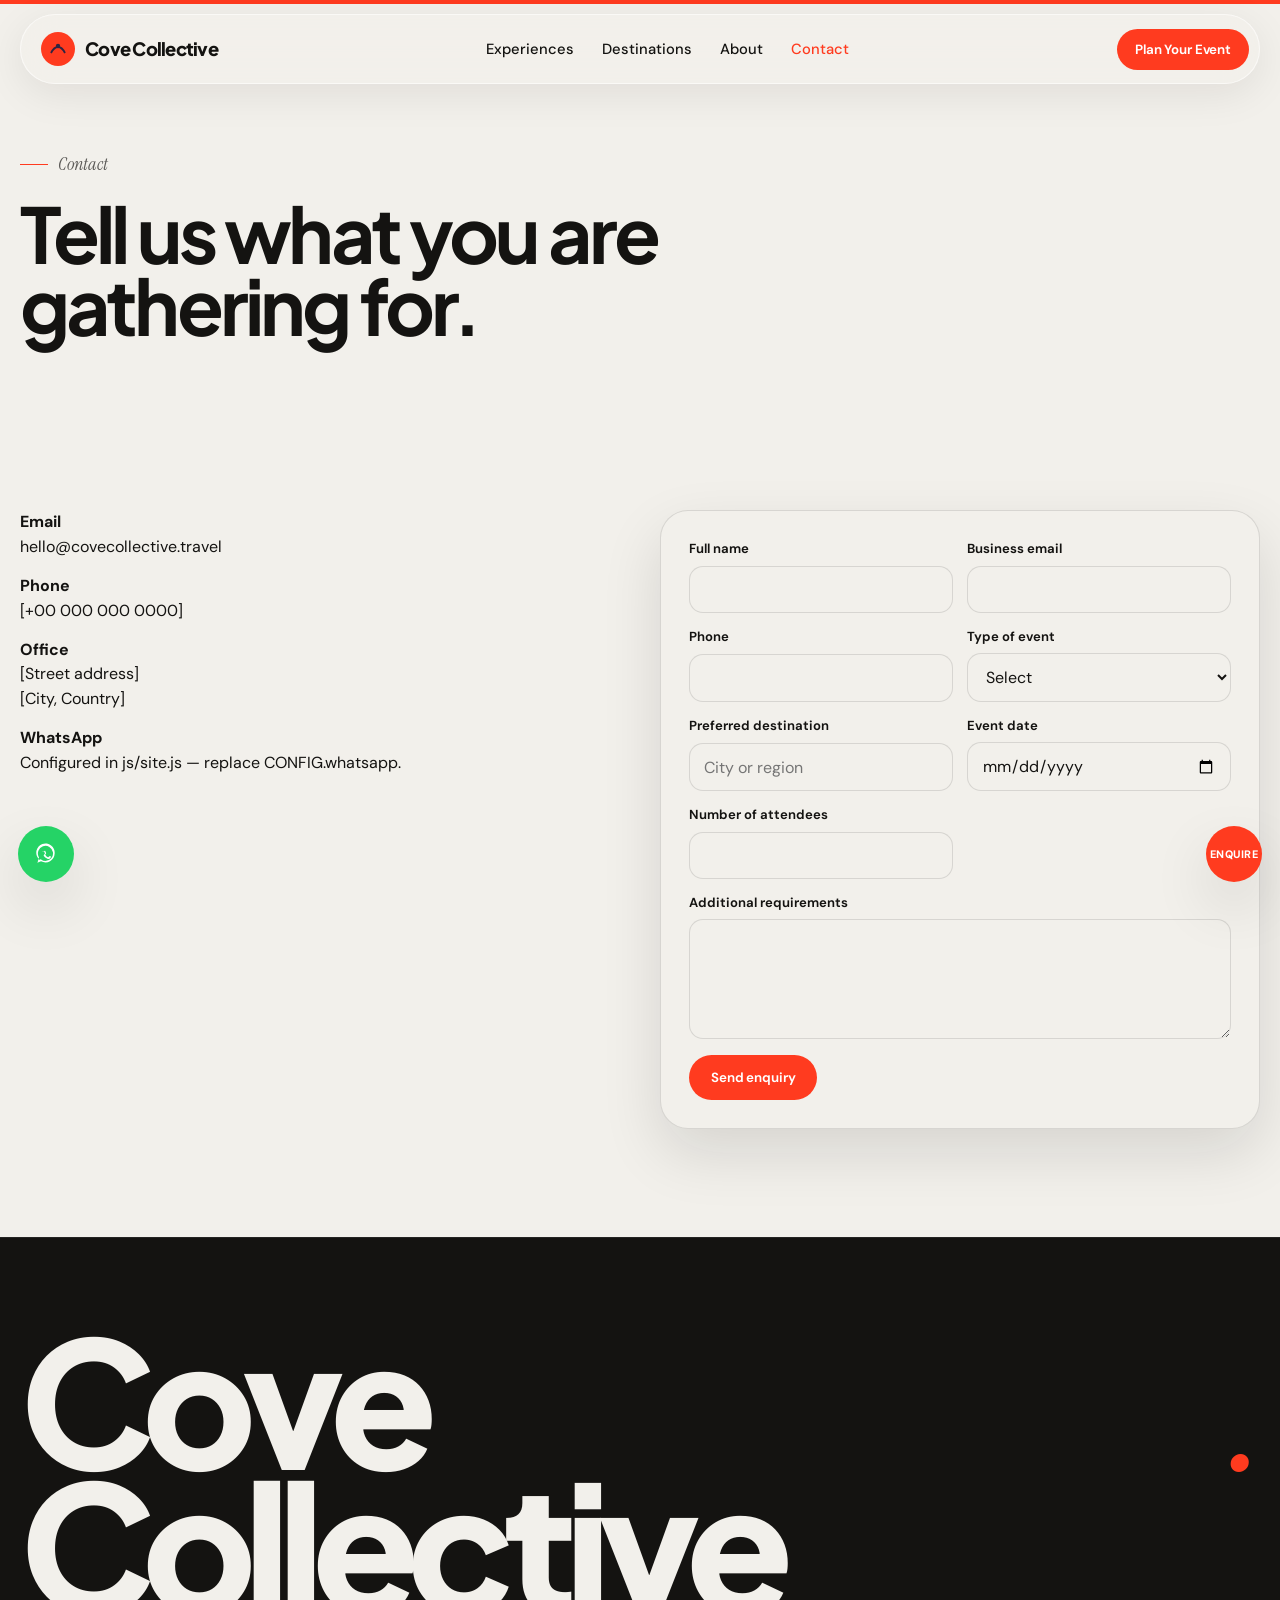
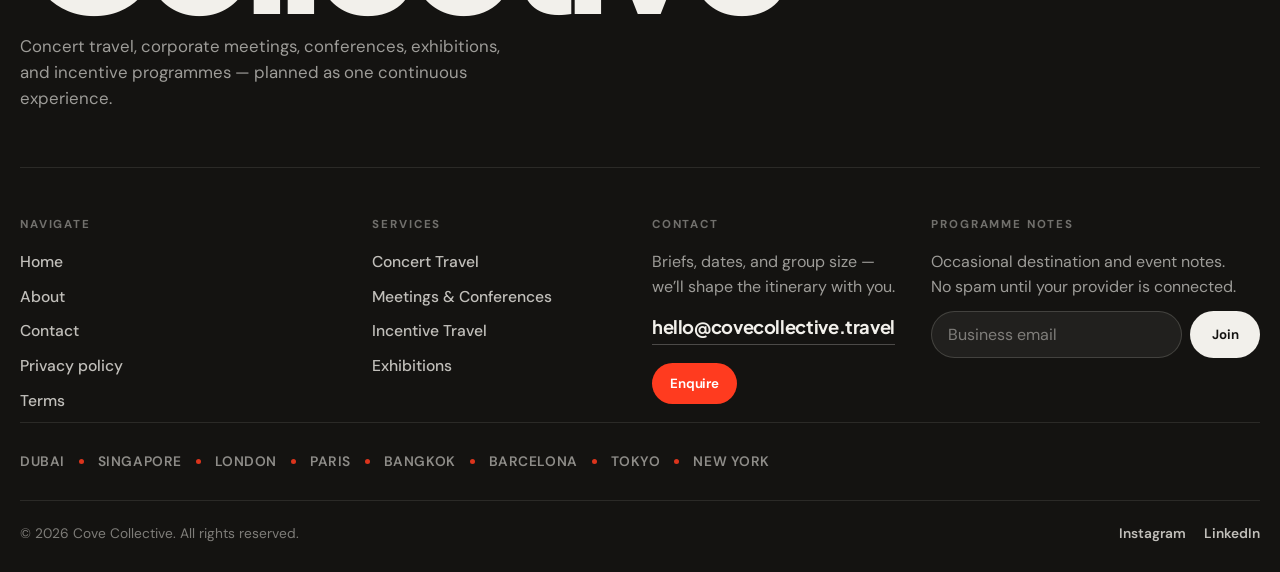
<file: contact.html>
<!DOCTYPE html>
<html lang="en">
<head>
  <meta charset="UTF-8">
  <meta name="viewport" content="width=device-width, initial-scale=1.0">
  <title>Contact — Cove Collective</title>
  <meta name="description" content="Tell Cove Collective what you are gathering for — briefs, dates, and group size.">
  <meta name="theme-color" content="#141311">
  <link rel="preconnect" href="https://fonts.googleapis.com">
  <link rel="preconnect" href="https://fonts.gstatic.com" crossorigin>
  <link href="https://fonts.googleapis.com/css2?family=DM+Sans:ital,opsz,wght@0,9..40,400;0,9..40,500;0,9..40,600;0,9..40,700;1,9..40,400&family=Instrument+Serif:ital@0;1&family=Plus+Jakarta+Sans:wght@400;500;600;700;800&display=swap" rel="stylesheet">
  <link rel="stylesheet" href="css/site.css">
</head>
<body class="mpage" data-page="contact">
  <a class="skip" href="#main">Skip to content</a>

  <header class="nav" id="nav">
    <a class="logo" href="index.html">
      <span class="logo-mark" aria-hidden="true">
        <svg width="18" height="18" viewBox="0 0 18 18" fill="none"><path d="M2 13c4-8 10-8 14 0" stroke="#302442" stroke-width="1.8"/><circle cx="9" cy="6" r="2.2" fill="#302442"/></svg>
      </span>
      Cove Collective
    </a>
    <nav class="nav-links" aria-label="Primary">
      <div class="nav-drop">
        <button type="button">Experiences</button>
        <div class="nav-drop-menu">
          <a href="concerts.html">Concert Travel</a>
          <a href="meetings.html">Meetings &amp; Conferences</a>
          <a href="incentive.html">Incentive Travel</a>
          <a href="exhibitions.html">Exhibitions &amp; Trade Shows</a>
        </div>
      </div>
      <a href="index.html#destinations">Destinations</a>
      <a href="about.html">About</a>
      <a href="contact.html" aria-current="page">Contact</a>
    </nav>
    <button class="btn btn-primary nav-cta" type="button" data-open-enquire>Plan Your Event</button>
    <button class="burger" id="burger" type="button" aria-label="Open menu"><span></span></button>
  </header>

  <div class="mobile-menu" id="mobileMenu">
    <a href="index.html">Home</a>
    <a href="concerts.html">Concert Travel</a>
    <a href="meetings.html">Meetings</a>
    <a href="incentive.html">Incentive</a>
    <a href="exhibitions.html">Exhibitions</a>
    <a href="about.html">About</a>
    <a href="contact.html">Contact</a>
  </div>

  <main id="main">

    <div class="page active" id="page-contact">
      <section class="page-hero alt">
        <div class="wrap">
          <p class="kicker">Contact</p>
          <h1>Tell us what you are gathering for.</h1>
        </div>
      </section>
      <section class="sec">
        <div class="wrap split">
          <div>
            <p><strong>Email</strong><br>hello@covecollective.travel</p>
            <p style="margin-top:14px"><strong>Phone</strong><br>[+00 000 000 0000]</p>
            <p style="margin-top:14px"><strong>Office</strong><br>[Street address]<br>[City, Country]</p>
            <p style="margin-top:14px"><strong>WhatsApp</strong><br>Configured in js/site.js — replace CONFIG.whatsapp.</p>
          </div>
          <div class="form-card" data-form="contact"></div>
        </div>
      </section>
    </div>

  </main>

  <footer class="site">
    <div class="wrap foot-brand">
      <div class="foot-mark" aria-hidden="true">Cove Collective<span>.</span></div>
      <p class="foot-tag">Concert travel, corporate meetings, conferences, exhibitions, and incentive programmes — planned as one continuous experience.</p>
    </div>
    <div class="wrap fgrid">
      <div>
        <h4>Navigate</h4>
        <ul>
          <li><a href="index.html">Home</a></li>
          <li><a href="about.html">About</a></li>
          <li><a href="contact.html">Contact</a></li>
          <li><a href="privacy.html">Privacy policy</a></li>
          <li><a href="terms.html">Terms</a></li>
        </ul>
      </div>
      <div>
        <h4>Services</h4>
        <ul>
          <li><a href="concerts.html">Concert Travel</a></li>
          <li><a href="meetings.html">Meetings &amp; Conferences</a></li>
          <li><a href="incentive.html">Incentive Travel</a></li>
          <li><a href="exhibitions.html">Exhibitions</a></li>
        </ul>
      </div>
      <div class="foot-contact">
        <h4>Contact</h4>
        <p>Briefs, dates, and group size — we’ll shape the itinerary with you.</p>
        <a class="foot-mail" href="contact.html">hello@covecollective.travel</a>
        <div>
          <button class="btn btn-primary" type="button" data-open-enquire style="padding:12px 18px">Enquire</button>
        </div>
      </div>
      <div>
        <h4>Programme notes</h4>
        <p style="color:rgba(242,240,235,.62);margin-bottom:12px;max-width:28ch">Occasional destination and event notes. No spam until your provider is connected.</p>
        <form class="news" id="newsForm">
          <input type="email" name="email" placeholder="Business email" autocomplete="email" required>
          <button class="btn btn-peach" type="submit">Join</button>
        </form>
        <p id="newsOk" class="success" style="margin-top:10px">Thanks — this is a local confirmation until your email provider is connected.</p>
      </div>
    </div>
    <div class="wrap dest-strip" aria-label="Featured destinations">
      <span>Dubai</span><span>Singapore</span><span>London</span><span>Paris</span>
      <span>Bangkok</span><span>Barcelona</span><span>Tokyo</span><span>New York</span>
    </div>
    <div class="wrap fine">
      <span>© <span id="year"></span> Cove Collective. All rights reserved.</span>
      <div class="fine-social">
        <a href="#" aria-label="Instagram placeholder">Instagram</a>
        <a href="#" aria-label="LinkedIn placeholder">LinkedIn</a>
      </div>
    </div>
  </footer>

  <button class="fab-enquire" type="button" data-open-enquire aria-label="Open enquiry">ENQUIRE</button>
  <a class="fab-whatsapp" id="waBtn" href="#" target="_blank" rel="noopener" aria-label="WhatsApp">
    <svg width="26" height="26" viewBox="0 0 24 24" fill="currentColor" aria-hidden="true"><path d="M20 11.5A8.5 8.5 0 0 1 7.4 18.7L4 20l1.4-3.3A8.5 8.5 0 1 1 20 11.5zm-8.5 7a7 7 0 1 0-6.1-3.6l.2.3-1.1 2.6 2.7-1 .3.2A6.9 6.9 0 0 0 11.5 18.5zM8.7 9.7c.2-.4.3-.4.6-.4h.5c.2 0 .4 0 .5.4.2.5.7 1.7.7 1.8s0 .4-.2.6c-.2.2-.3.3-.6.6s-.5.4-.2.8c.3.4.8 1.2 1.7 1.9 1.2.9 2.1 1.1 2.5 1.2.3 0 .8 0 1.1-.3.3-.3 1.1-1.1 1.2-1.4.1-.3.1-.5 0-.6l-.5-.2h-.7c-.2 0-.4 0-.6.3l-.4.5c-.1.1-.3.2-.5.1-.9-.4-1.7-1.1-2.3-2.1-.2-.2-.3-.4 0-.6l.4-.5c.1-.2.2-.3.2-.5 0-.1 0-.3-.1-.4l-.8-1.8z"/></svg>
  </a>

  <div class="enquire-panel" id="enquirePanel">
    <div style="display:flex;justify-content:space-between;align-items:center;gap:12px">
      <strong style="font-family:var(--font-display)">Floating enquiry</strong>
      <button type="button" class="icon-btn" id="enquireClose" aria-label="Close enquiry" style="width:36px;height:36px">×</button>
    </div>
    <p style="font-size:.9rem;color:var(--ink-soft);margin:6px 0 12px">A short brief. We will follow up.</p>
    <div data-form="widget"></div>
  </div>

  <script src="js/site.js"></script>
</body>
</html>
</file>
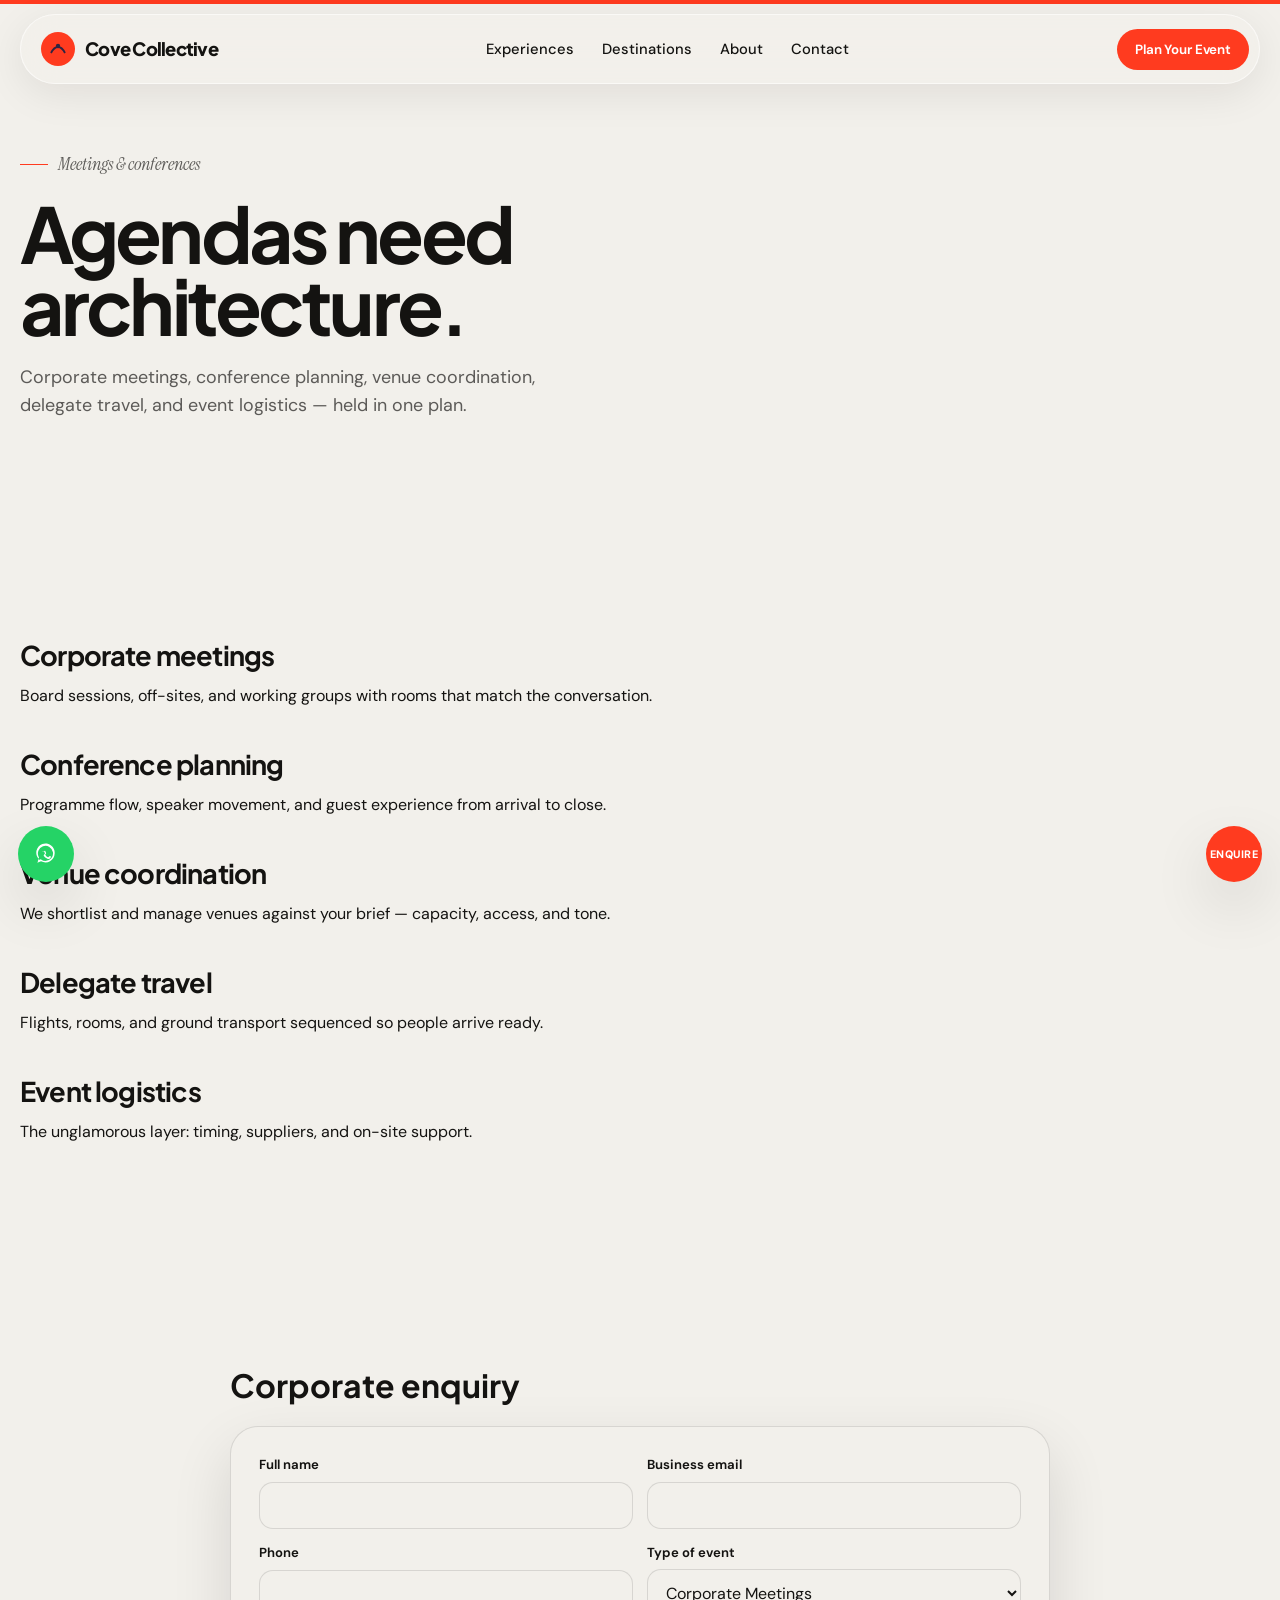
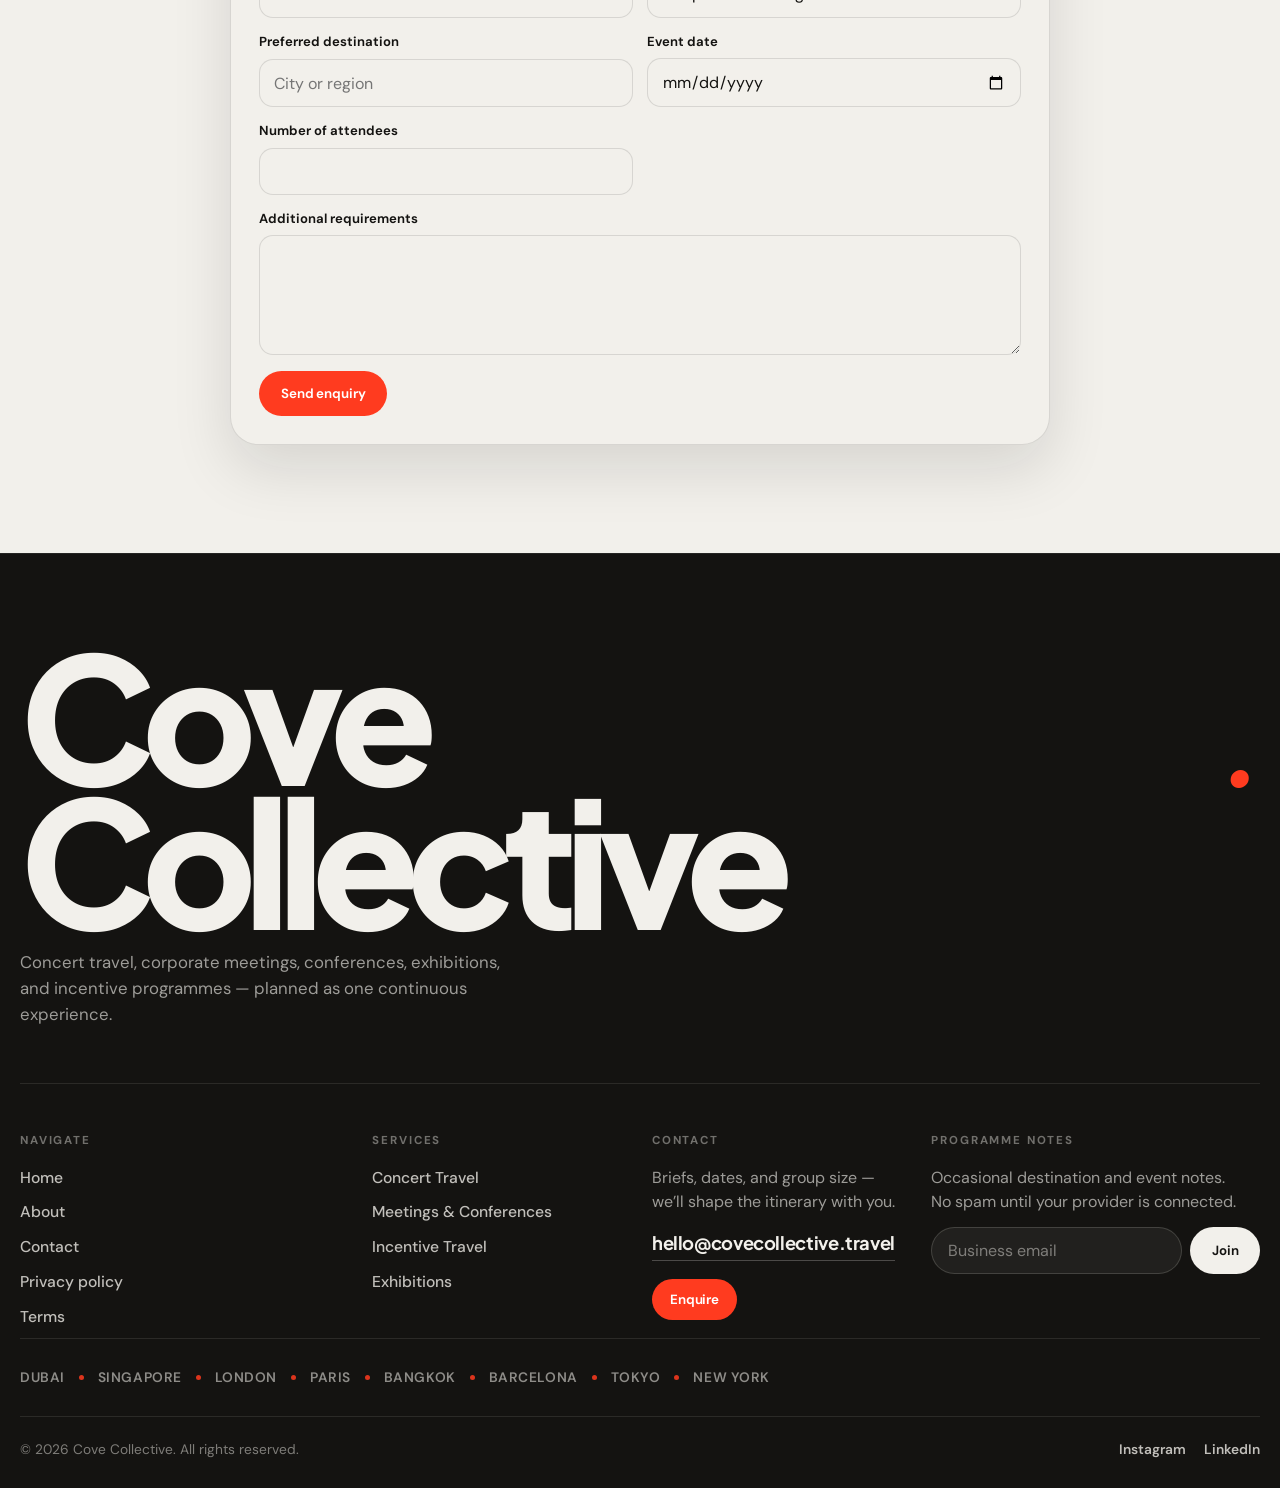
<file: meetings.html>
<!DOCTYPE html>
<html lang="en">
<head>
  <meta charset="UTF-8">
  <meta name="viewport" content="width=device-width, initial-scale=1.0">
  <title>Meetings & Conferences — Cove Collective</title>
  <meta name="description" content="Corporate meetings, conference planning, venue coordination, and delegate travel — held in one plan.">
  <meta name="theme-color" content="#141311">
  <link rel="preconnect" href="https://fonts.googleapis.com">
  <link rel="preconnect" href="https://fonts.gstatic.com" crossorigin>
  <link href="https://fonts.googleapis.com/css2?family=DM+Sans:ital,opsz,wght@0,9..40,400;0,9..40,500;0,9..40,600;0,9..40,700;1,9..40,400&family=Instrument+Serif:ital@0;1&family=Plus+Jakarta+Sans:wght@400;500;600;700;800&display=swap" rel="stylesheet">
  <link rel="stylesheet" href="css/site.css">
</head>
<body class="mpage" data-page="meetings">
  <a class="skip" href="#main">Skip to content</a>

  <header class="nav" id="nav">
    <a class="logo" href="index.html">
      <span class="logo-mark" aria-hidden="true">
        <svg width="18" height="18" viewBox="0 0 18 18" fill="none"><path d="M2 13c4-8 10-8 14 0" stroke="#302442" stroke-width="1.8"/><circle cx="9" cy="6" r="2.2" fill="#302442"/></svg>
      </span>
      Cove Collective
    </a>
    <nav class="nav-links" aria-label="Primary">
      <div class="nav-drop">
        <button type="button">Experiences</button>
        <div class="nav-drop-menu">
          <a href="concerts.html">Concert Travel</a>
          <a href="meetings.html" aria-current="page">Meetings &amp; Conferences</a>
          <a href="incentive.html">Incentive Travel</a>
          <a href="exhibitions.html">Exhibitions &amp; Trade Shows</a>
        </div>
      </div>
      <a href="index.html#destinations">Destinations</a>
      <a href="about.html">About</a>
      <a href="contact.html">Contact</a>
    </nav>
    <button class="btn btn-primary nav-cta" type="button" data-open-enquire>Plan Your Event</button>
    <button class="burger" id="burger" type="button" aria-label="Open menu"><span></span></button>
  </header>

  <div class="mobile-menu" id="mobileMenu">
    <a href="index.html">Home</a>
    <a href="concerts.html">Concert Travel</a>
    <a href="meetings.html">Meetings</a>
    <a href="incentive.html">Incentive</a>
    <a href="exhibitions.html">Exhibitions</a>
    <a href="about.html">About</a>
    <a href="contact.html">Contact</a>
  </div>

  <main id="main">

    <div class="page active" id="page-meetings">
      <section class="page-hero alt">
        <div class="wrap">
          <p class="kicker">Meetings &amp; conferences</p>
          <h1>Agendas need architecture.</h1>
          <p class="lead">Corporate meetings, conference planning, venue coordination, delegate travel, and event logistics — held in one plan.</p>
        </div>
      </section>
      <section class="sec">
        <div class="wrap" style="display:grid;gap:16px">
          <article class="why-item"><h3>Corporate meetings</h3><p>Board sessions, off-sites, and working groups with rooms that match the conversation.</p></article>
          <article class="why-item"><h3>Conference planning</h3><p>Programme flow, speaker movement, and guest experience from arrival to close.</p></article>
          <article class="why-item"><h3>Venue coordination</h3><p>We shortlist and manage venues against your brief — capacity, access, and tone.</p></article>
          <article class="why-item"><h3>Delegate travel</h3><p>Flights, rooms, and ground transport sequenced so people arrive ready.</p></article>
          <article class="why-item"><h3>Event logistics</h3><p>The unglamorous layer: timing, suppliers, and on-site support.</p></article>
        </div>
      </section>
      <section class="sec" style="background:var(--butter)">
        <div class="wrap" style="max-width:820px">
          <h2 style="font-family:var(--font-display);font-size:2rem;margin-bottom:16px">Corporate enquiry</h2>
          <div class="form-card" data-form="meetings"></div>
        </div>
      </section>
    </div>

  </main>

  <footer class="site">
    <div class="wrap foot-brand">
      <div class="foot-mark" aria-hidden="true">Cove Collective<span>.</span></div>
      <p class="foot-tag">Concert travel, corporate meetings, conferences, exhibitions, and incentive programmes — planned as one continuous experience.</p>
    </div>
    <div class="wrap fgrid">
      <div>
        <h4>Navigate</h4>
        <ul>
          <li><a href="index.html">Home</a></li>
          <li><a href="about.html">About</a></li>
          <li><a href="contact.html">Contact</a></li>
          <li><a href="privacy.html">Privacy policy</a></li>
          <li><a href="terms.html">Terms</a></li>
        </ul>
      </div>
      <div>
        <h4>Services</h4>
        <ul>
          <li><a href="concerts.html">Concert Travel</a></li>
          <li><a href="meetings.html">Meetings &amp; Conferences</a></li>
          <li><a href="incentive.html">Incentive Travel</a></li>
          <li><a href="exhibitions.html">Exhibitions</a></li>
        </ul>
      </div>
      <div class="foot-contact">
        <h4>Contact</h4>
        <p>Briefs, dates, and group size — we’ll shape the itinerary with you.</p>
        <a class="foot-mail" href="contact.html">hello@covecollective.travel</a>
        <div>
          <button class="btn btn-primary" type="button" data-open-enquire style="padding:12px 18px">Enquire</button>
        </div>
      </div>
      <div>
        <h4>Programme notes</h4>
        <p style="color:rgba(242,240,235,.62);margin-bottom:12px;max-width:28ch">Occasional destination and event notes. No spam until your provider is connected.</p>
        <form class="news" id="newsForm">
          <input type="email" name="email" placeholder="Business email" autocomplete="email" required>
          <button class="btn btn-peach" type="submit">Join</button>
        </form>
        <p id="newsOk" class="success" style="margin-top:10px">Thanks — this is a local confirmation until your email provider is connected.</p>
      </div>
    </div>
    <div class="wrap dest-strip" aria-label="Featured destinations">
      <span>Dubai</span><span>Singapore</span><span>London</span><span>Paris</span>
      <span>Bangkok</span><span>Barcelona</span><span>Tokyo</span><span>New York</span>
    </div>
    <div class="wrap fine">
      <span>© <span id="year"></span> Cove Collective. All rights reserved.</span>
      <div class="fine-social">
        <a href="#" aria-label="Instagram placeholder">Instagram</a>
        <a href="#" aria-label="LinkedIn placeholder">LinkedIn</a>
      </div>
    </div>
  </footer>

  <button class="fab-enquire" type="button" data-open-enquire aria-label="Open enquiry">ENQUIRE</button>
  <a class="fab-whatsapp" id="waBtn" href="#" target="_blank" rel="noopener" aria-label="WhatsApp">
    <svg width="26" height="26" viewBox="0 0 24 24" fill="currentColor" aria-hidden="true"><path d="M20 11.5A8.5 8.5 0 0 1 7.4 18.7L4 20l1.4-3.3A8.5 8.5 0 1 1 20 11.5zm-8.5 7a7 7 0 1 0-6.1-3.6l.2.3-1.1 2.6 2.7-1 .3.2A6.9 6.9 0 0 0 11.5 18.5zM8.7 9.7c.2-.4.3-.4.6-.4h.5c.2 0 .4 0 .5.4.2.5.7 1.7.7 1.8s0 .4-.2.6c-.2.2-.3.3-.6.6s-.5.4-.2.8c.3.4.8 1.2 1.7 1.9 1.2.9 2.1 1.1 2.5 1.2.3 0 .8 0 1.1-.3.3-.3 1.1-1.1 1.2-1.4.1-.3.1-.5 0-.6l-.5-.2h-.7c-.2 0-.4 0-.6.3l-.4.5c-.1.1-.3.2-.5.1-.9-.4-1.7-1.1-2.3-2.1-.2-.2-.3-.4 0-.6l.4-.5c.1-.2.2-.3.2-.5 0-.1 0-.3-.1-.4l-.8-1.8z"/></svg>
  </a>

  <div class="enquire-panel" id="enquirePanel">
    <div style="display:flex;justify-content:space-between;align-items:center;gap:12px">
      <strong style="font-family:var(--font-display)">Floating enquiry</strong>
      <button type="button" class="icon-btn" id="enquireClose" aria-label="Close enquiry" style="width:36px;height:36px">×</button>
    </div>
    <p style="font-size:.9rem;color:var(--ink-soft);margin:6px 0 12px">A short brief. We will follow up.</p>
    <div data-form="widget"></div>
  </div>

  <script src="js/site.js"></script>
</body>
</html>
</file>
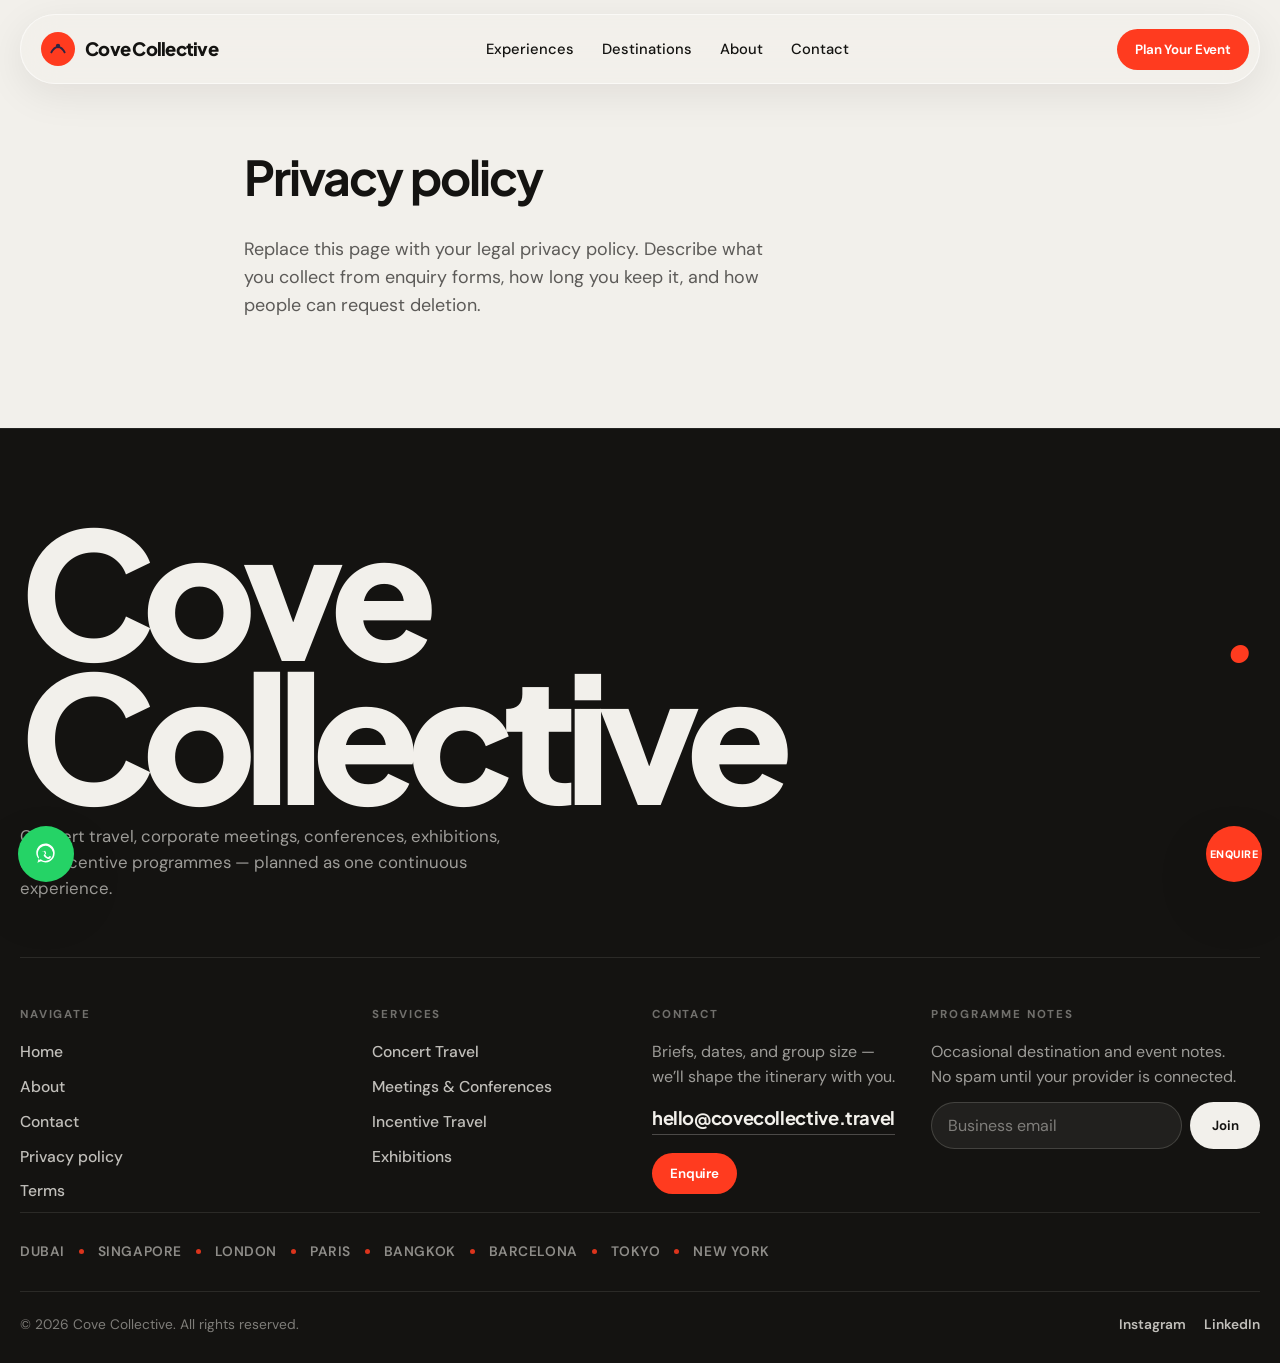
<file: privacy.html>
<!DOCTYPE html>
<html lang="en">
<head>
  <meta charset="UTF-8">
  <meta name="viewport" content="width=device-width, initial-scale=1.0">
  <title>Privacy policy — Cove Collective</title>
  <meta name="description" content="Privacy policy placeholder for Cove Collective enquiry forms and site data.">
  <meta name="theme-color" content="#141311">
  <link rel="preconnect" href="https://fonts.googleapis.com">
  <link rel="preconnect" href="https://fonts.gstatic.com" crossorigin>
  <link href="https://fonts.googleapis.com/css2?family=DM+Sans:ital,opsz,wght@0,9..40,400;0,9..40,500;0,9..40,600;0,9..40,700;1,9..40,400&family=Instrument+Serif:ital@0;1&family=Plus+Jakarta+Sans:wght@400;500;600;700;800&display=swap" rel="stylesheet">
  <link rel="stylesheet" href="css/site.css">
</head>
<body class="mpage" data-page="privacy">
  <a class="skip" href="#main">Skip to content</a>

  <header class="nav" id="nav">
    <a class="logo" href="index.html">
      <span class="logo-mark" aria-hidden="true">
        <svg width="18" height="18" viewBox="0 0 18 18" fill="none"><path d="M2 13c4-8 10-8 14 0" stroke="#302442" stroke-width="1.8"/><circle cx="9" cy="6" r="2.2" fill="#302442"/></svg>
      </span>
      Cove Collective
    </a>
    <nav class="nav-links" aria-label="Primary">
      <div class="nav-drop">
        <button type="button">Experiences</button>
        <div class="nav-drop-menu">
          <a href="concerts.html">Concert Travel</a>
          <a href="meetings.html">Meetings &amp; Conferences</a>
          <a href="incentive.html">Incentive Travel</a>
          <a href="exhibitions.html">Exhibitions &amp; Trade Shows</a>
        </div>
      </div>
      <a href="index.html#destinations">Destinations</a>
      <a href="about.html">About</a>
      <a href="contact.html">Contact</a>
    </nav>
    <button class="btn btn-primary nav-cta" type="button" data-open-enquire>Plan Your Event</button>
    <button class="burger" id="burger" type="button" aria-label="Open menu"><span></span></button>
  </header>

  <div class="mobile-menu" id="mobileMenu">
    <a href="index.html">Home</a>
    <a href="concerts.html">Concert Travel</a>
    <a href="meetings.html">Meetings</a>
    <a href="incentive.html">Incentive</a>
    <a href="exhibitions.html">Exhibitions</a>
    <a href="about.html">About</a>
    <a href="contact.html">Contact</a>
  </div>

  <main id="main">

    <div class="page active" id="page-privacy">
      <section class="wrap legal">
        <h1 style="font-family:var(--font-display);font-size:3rem;letter-spacing:-.04em">Privacy policy</h1>
        <p class="lead">Replace this page with your legal privacy policy. Describe what you collect from enquiry forms, how long you keep it, and how people can request deletion.</p>
      </section>
    </div>

  </main>

  <footer class="site">
    <div class="wrap foot-brand">
      <div class="foot-mark" aria-hidden="true">Cove Collective<span>.</span></div>
      <p class="foot-tag">Concert travel, corporate meetings, conferences, exhibitions, and incentive programmes — planned as one continuous experience.</p>
    </div>
    <div class="wrap fgrid">
      <div>
        <h4>Navigate</h4>
        <ul>
          <li><a href="index.html">Home</a></li>
          <li><a href="about.html">About</a></li>
          <li><a href="contact.html">Contact</a></li>
          <li><a href="privacy.html">Privacy policy</a></li>
          <li><a href="terms.html">Terms</a></li>
        </ul>
      </div>
      <div>
        <h4>Services</h4>
        <ul>
          <li><a href="concerts.html">Concert Travel</a></li>
          <li><a href="meetings.html">Meetings &amp; Conferences</a></li>
          <li><a href="incentive.html">Incentive Travel</a></li>
          <li><a href="exhibitions.html">Exhibitions</a></li>
        </ul>
      </div>
      <div class="foot-contact">
        <h4>Contact</h4>
        <p>Briefs, dates, and group size — we’ll shape the itinerary with you.</p>
        <a class="foot-mail" href="contact.html">hello@covecollective.travel</a>
        <div>
          <button class="btn btn-primary" type="button" data-open-enquire style="padding:12px 18px">Enquire</button>
        </div>
      </div>
      <div>
        <h4>Programme notes</h4>
        <p style="color:rgba(242,240,235,.62);margin-bottom:12px;max-width:28ch">Occasional destination and event notes. No spam until your provider is connected.</p>
        <form class="news" id="newsForm">
          <input type="email" name="email" placeholder="Business email" autocomplete="email" required>
          <button class="btn btn-peach" type="submit">Join</button>
        </form>
        <p id="newsOk" class="success" style="margin-top:10px">Thanks — this is a local confirmation until your email provider is connected.</p>
      </div>
    </div>
    <div class="wrap dest-strip" aria-label="Featured destinations">
      <span>Dubai</span><span>Singapore</span><span>London</span><span>Paris</span>
      <span>Bangkok</span><span>Barcelona</span><span>Tokyo</span><span>New York</span>
    </div>
    <div class="wrap fine">
      <span>© <span id="year"></span> Cove Collective. All rights reserved.</span>
      <div class="fine-social">
        <a href="#" aria-label="Instagram placeholder">Instagram</a>
        <a href="#" aria-label="LinkedIn placeholder">LinkedIn</a>
      </div>
    </div>
  </footer>

  <button class="fab-enquire" type="button" data-open-enquire aria-label="Open enquiry">ENQUIRE</button>
  <a class="fab-whatsapp" id="waBtn" href="#" target="_blank" rel="noopener" aria-label="WhatsApp">
    <svg width="26" height="26" viewBox="0 0 24 24" fill="currentColor" aria-hidden="true"><path d="M20 11.5A8.5 8.5 0 0 1 7.4 18.7L4 20l1.4-3.3A8.5 8.5 0 1 1 20 11.5zm-8.5 7a7 7 0 1 0-6.1-3.6l.2.3-1.1 2.6 2.7-1 .3.2A6.9 6.9 0 0 0 11.5 18.5zM8.7 9.7c.2-.4.3-.4.6-.4h.5c.2 0 .4 0 .5.4.2.5.7 1.7.7 1.8s0 .4-.2.6c-.2.2-.3.3-.6.6s-.5.4-.2.8c.3.4.8 1.2 1.7 1.9 1.2.9 2.1 1.1 2.5 1.2.3 0 .8 0 1.1-.3.3-.3 1.1-1.1 1.2-1.4.1-.3.1-.5 0-.6l-.5-.2h-.7c-.2 0-.4 0-.6.3l-.4.5c-.1.1-.3.2-.5.1-.9-.4-1.7-1.1-2.3-2.1-.2-.2-.3-.4 0-.6l.4-.5c.1-.2.2-.3.2-.5 0-.1 0-.3-.1-.4l-.8-1.8z"/></svg>
  </a>

  <div class="enquire-panel" id="enquirePanel">
    <div style="display:flex;justify-content:space-between;align-items:center;gap:12px">
      <strong style="font-family:var(--font-display)">Floating enquiry</strong>
      <button type="button" class="icon-btn" id="enquireClose" aria-label="Close enquiry" style="width:36px;height:36px">×</button>
    </div>
    <p style="font-size:.9rem;color:var(--ink-soft);margin:6px 0 12px">A short brief. We will follow up.</p>
    <div data-form="widget"></div>
  </div>

  <script src="js/site.js"></script>
</body>
</html>
</file>
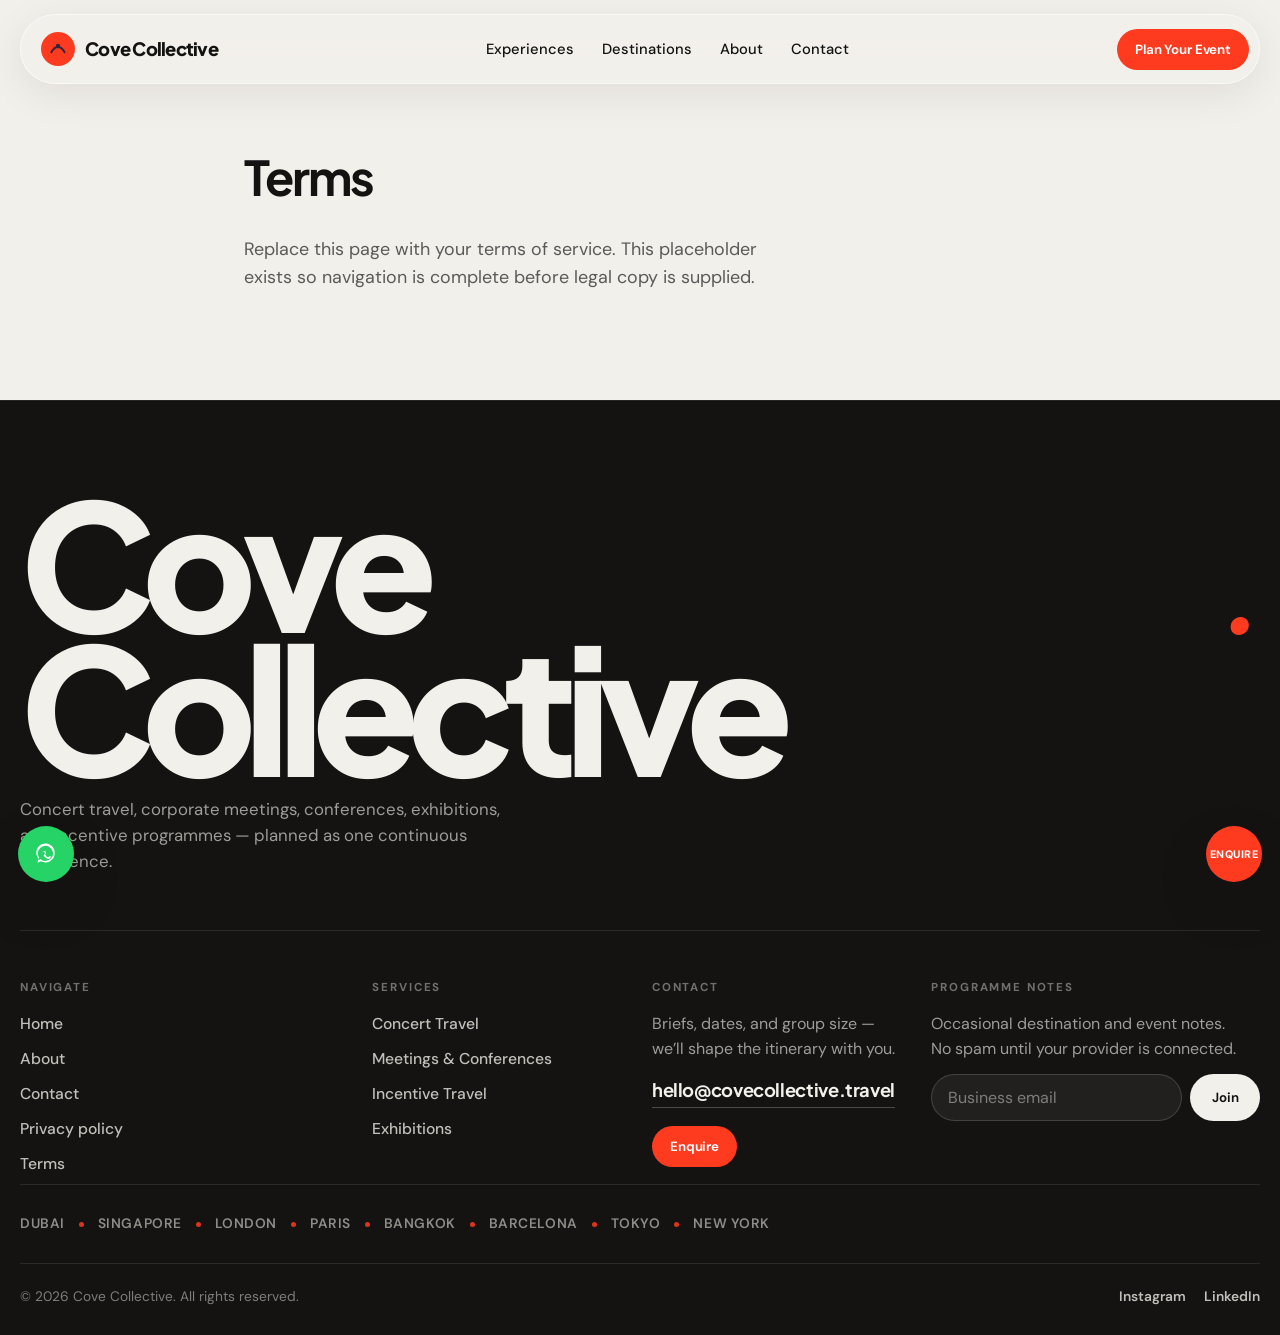
<file: terms.html>
<!DOCTYPE html>
<html lang="en">
<head>
  <meta charset="UTF-8">
  <meta name="viewport" content="width=device-width, initial-scale=1.0">
  <title>Terms — Cove Collective</title>
  <meta name="description" content="Terms of service placeholder for Cove Collective.">
  <meta name="theme-color" content="#141311">
  <link rel="preconnect" href="https://fonts.googleapis.com">
  <link rel="preconnect" href="https://fonts.gstatic.com" crossorigin>
  <link href="https://fonts.googleapis.com/css2?family=DM+Sans:ital,opsz,wght@0,9..40,400;0,9..40,500;0,9..40,600;0,9..40,700;1,9..40,400&family=Instrument+Serif:ital@0;1&family=Plus+Jakarta+Sans:wght@400;500;600;700;800&display=swap" rel="stylesheet">
  <link rel="stylesheet" href="css/site.css">
</head>
<body class="mpage" data-page="terms">
  <a class="skip" href="#main">Skip to content</a>

  <header class="nav" id="nav">
    <a class="logo" href="index.html">
      <span class="logo-mark" aria-hidden="true">
        <svg width="18" height="18" viewBox="0 0 18 18" fill="none"><path d="M2 13c4-8 10-8 14 0" stroke="#302442" stroke-width="1.8"/><circle cx="9" cy="6" r="2.2" fill="#302442"/></svg>
      </span>
      Cove Collective
    </a>
    <nav class="nav-links" aria-label="Primary">
      <div class="nav-drop">
        <button type="button">Experiences</button>
        <div class="nav-drop-menu">
          <a href="concerts.html">Concert Travel</a>
          <a href="meetings.html">Meetings &amp; Conferences</a>
          <a href="incentive.html">Incentive Travel</a>
          <a href="exhibitions.html">Exhibitions &amp; Trade Shows</a>
        </div>
      </div>
      <a href="index.html#destinations">Destinations</a>
      <a href="about.html">About</a>
      <a href="contact.html">Contact</a>
    </nav>
    <button class="btn btn-primary nav-cta" type="button" data-open-enquire>Plan Your Event</button>
    <button class="burger" id="burger" type="button" aria-label="Open menu"><span></span></button>
  </header>

  <div class="mobile-menu" id="mobileMenu">
    <a href="index.html">Home</a>
    <a href="concerts.html">Concert Travel</a>
    <a href="meetings.html">Meetings</a>
    <a href="incentive.html">Incentive</a>
    <a href="exhibitions.html">Exhibitions</a>
    <a href="about.html">About</a>
    <a href="contact.html">Contact</a>
  </div>

  <main id="main">

    <div class="page active" id="page-terms">
      <section class="wrap legal">
        <h1 style="font-family:var(--font-display);font-size:3rem;letter-spacing:-.04em">Terms</h1>
        <p class="lead">Replace this page with your terms of service. This placeholder exists so navigation is complete before legal copy is supplied.</p>
      </section>
    </div>

  </main>

  <footer class="site">
    <div class="wrap foot-brand">
      <div class="foot-mark" aria-hidden="true">Cove Collective<span>.</span></div>
      <p class="foot-tag">Concert travel, corporate meetings, conferences, exhibitions, and incentive programmes — planned as one continuous experience.</p>
    </div>
    <div class="wrap fgrid">
      <div>
        <h4>Navigate</h4>
        <ul>
          <li><a href="index.html">Home</a></li>
          <li><a href="about.html">About</a></li>
          <li><a href="contact.html">Contact</a></li>
          <li><a href="privacy.html">Privacy policy</a></li>
          <li><a href="terms.html">Terms</a></li>
        </ul>
      </div>
      <div>
        <h4>Services</h4>
        <ul>
          <li><a href="concerts.html">Concert Travel</a></li>
          <li><a href="meetings.html">Meetings &amp; Conferences</a></li>
          <li><a href="incentive.html">Incentive Travel</a></li>
          <li><a href="exhibitions.html">Exhibitions</a></li>
        </ul>
      </div>
      <div class="foot-contact">
        <h4>Contact</h4>
        <p>Briefs, dates, and group size — we’ll shape the itinerary with you.</p>
        <a class="foot-mail" href="contact.html">hello@covecollective.travel</a>
        <div>
          <button class="btn btn-primary" type="button" data-open-enquire style="padding:12px 18px">Enquire</button>
        </div>
      </div>
      <div>
        <h4>Programme notes</h4>
        <p style="color:rgba(242,240,235,.62);margin-bottom:12px;max-width:28ch">Occasional destination and event notes. No spam until your provider is connected.</p>
        <form class="news" id="newsForm">
          <input type="email" name="email" placeholder="Business email" autocomplete="email" required>
          <button class="btn btn-peach" type="submit">Join</button>
        </form>
        <p id="newsOk" class="success" style="margin-top:10px">Thanks — this is a local confirmation until your email provider is connected.</p>
      </div>
    </div>
    <div class="wrap dest-strip" aria-label="Featured destinations">
      <span>Dubai</span><span>Singapore</span><span>London</span><span>Paris</span>
      <span>Bangkok</span><span>Barcelona</span><span>Tokyo</span><span>New York</span>
    </div>
    <div class="wrap fine">
      <span>© <span id="year"></span> Cove Collective. All rights reserved.</span>
      <div class="fine-social">
        <a href="#" aria-label="Instagram placeholder">Instagram</a>
        <a href="#" aria-label="LinkedIn placeholder">LinkedIn</a>
      </div>
    </div>
  </footer>

  <button class="fab-enquire" type="button" data-open-enquire aria-label="Open enquiry">ENQUIRE</button>
  <a class="fab-whatsapp" id="waBtn" href="#" target="_blank" rel="noopener" aria-label="WhatsApp">
    <svg width="26" height="26" viewBox="0 0 24 24" fill="currentColor" aria-hidden="true"><path d="M20 11.5A8.5 8.5 0 0 1 7.4 18.7L4 20l1.4-3.3A8.5 8.5 0 1 1 20 11.5zm-8.5 7a7 7 0 1 0-6.1-3.6l.2.3-1.1 2.6 2.7-1 .3.2A6.9 6.9 0 0 0 11.5 18.5zM8.7 9.7c.2-.4.3-.4.6-.4h.5c.2 0 .4 0 .5.4.2.5.7 1.7.7 1.8s0 .4-.2.6c-.2.2-.3.3-.6.6s-.5.4-.2.8c.3.4.8 1.2 1.7 1.9 1.2.9 2.1 1.1 2.5 1.2.3 0 .8 0 1.1-.3.3-.3 1.1-1.1 1.2-1.4.1-.3.1-.5 0-.6l-.5-.2h-.7c-.2 0-.4 0-.6.3l-.4.5c-.1.1-.3.2-.5.1-.9-.4-1.7-1.1-2.3-2.1-.2-.2-.3-.4 0-.6l.4-.5c.1-.2.2-.3.2-.5 0-.1 0-.3-.1-.4l-.8-1.8z"/></svg>
  </a>

  <div class="enquire-panel" id="enquirePanel">
    <div style="display:flex;justify-content:space-between;align-items:center;gap:12px">
      <strong style="font-family:var(--font-display)">Floating enquiry</strong>
      <button type="button" class="icon-btn" id="enquireClose" aria-label="Close enquiry" style="width:36px;height:36px">×</button>
    </div>
    <p style="font-size:.9rem;color:var(--ink-soft);margin:6px 0 12px">A short brief. We will follow up.</p>
    <div data-form="widget"></div>
  </div>

  <script src="js/site.js"></script>
</body>
</html>
</file>
<file: css/site.css>
:root {
      --paper: #F2F0EB;
      --paper-2: #E6E3DC;
      --ink: #141311;
      --ink-soft: rgba(20, 19, 17, 0.68);
      --ink-mute: rgba(20, 19, 17, 0.46);
      --pop: #FF3B1F;
      --pop-hover: #D92E16;
      --pop-soft: rgba(255, 59, 31, 0.14);
      --cream: var(--paper);
      --plum: var(--ink);
      --lavender: var(--paper);
      --peach: var(--paper-2);
      --butter: var(--paper);
      --mint: var(--paper-2);
      --sky: var(--paper);
      --coral: var(--paper-2);
      --glass: rgba(242, 240, 235, 0.42);
      --glass-strong: rgba(242, 240, 235, 0.78);
      --line: rgba(20, 19, 17, 0.12);
      --shadow: 0 24px 60px rgba(20, 19, 17, 0.12);
      --radius: 32px;
      --radius-sm: 18px;
      --nav-h: 84px;
      --ease: cubic-bezier(0.16, 1, 0.3, 1);
      --ease-in: cubic-bezier(0.7, 0, 0.84, 0);
      --duration-fast: 140ms;
      --duration-default: 220ms;
      --duration-slow: 420ms;
      --font-display: "Plus Jakarta Sans", sans-serif;
      --font-body: "DM Sans", sans-serif;
      --font-accent: "Instrument Serif", serif;
      --cta: var(--pop);
      --cta-text: #fff;
    }

    * { box-sizing: border-box; margin: 0; padding: 0; }
    html { scroll-behavior: smooth; }
    html, body { max-width: 100%; overflow-x: clip; }
    body {
      font-family: var(--font-body);
      color: var(--ink);
      background: var(--cream);
      line-height: 1.55;
    }
    html.has-cursor, html.has-cursor * { cursor: none !important; }
    img { max-width: 100%; display: block; }
    a { color: inherit; text-decoration: none; }
    button, input, select, textarea { font-family: inherit; }
    button { cursor: pointer; }
    .wrap { width: min(1240px, calc(100% - 40px)); margin-inline: auto; }
    .wrap-wide { width: min(1440px, calc(100% - 32px)); margin-inline: auto; }
    .skip {
      position: absolute; left: 12px; top: -48px; z-index: 100;
      background: var(--plum); color: var(--cream); padding: 10px 14px; border-radius: 999px;
    }
    .skip:focus { top: 12px; }

    .cursor, .cursor-dot { display: none; }
    html.has-cursor .cursor, html.has-cursor .cursor-dot { display: block; }
    .cursor {
      position: fixed; width: 14px; height: 14px; border-radius: 50%;
      background: var(--pop); pointer-events: none; z-index: 9999;
      mix-blend-mode: multiply; transform: translate(-50%, -50%);
      left: -100px; top: -100px;
      transition: width var(--duration-fast) var(--ease), height var(--duration-fast) var(--ease), background var(--duration-fast);
    }
    .cursor.grow { width: 44px; height: 44px; background: var(--pop); }
    .cursor-dot {
      position: fixed; width: 4px; height: 4px; border-radius: 50%;
      background: var(--plum); pointer-events: none; z-index: 10000;
      transform: translate(-50%, -50%);
      left: -100px; top: -100px;
    }

    /* Loader */
    .loader {
      position: fixed; inset: 0; z-index: 8000;
      background: var(--ink);
      color: var(--paper);
      display: grid; place-items: center;
      transition: clip-path 1s var(--ease), opacity .6s ease;
    }
    .loader .loader-kicker, .loader .loader-title { color: var(--paper); }
    .loader.done {
      clip-path: inset(0 0 100% 0);
      pointer-events: none;
      opacity: 0;
      visibility: hidden;
    }
    .loader-inner { width: min(720px, 88vw); text-align: center; }
    .loader-kicker {
      font-family: var(--font-accent); font-size: 1.15rem; color: var(--ink-soft); margin-bottom: 10px;
    }
    .loader-title {
      font-family: var(--font-display); font-weight: 800; letter-spacing: -.04em; font-size: clamp(1.6rem, 4vw, 2.4rem);
      margin-bottom: 22px;
    }
    .map-svg { width: 100%; height: auto; overflow: visible; }
    .map-land { fill: rgba(242,240,235,.08); stroke: rgba(242,240,235,.22); stroke-width: 1; }
    .route {
      fill: none; stroke: var(--pop); stroke-width: 2.2; stroke-dasharray: 6 8;
      stroke-linecap: round; animation: dash 12s linear infinite;
    }
    @keyframes dash { to { stroke-dashoffset: -280; } }
    .plane { transform-box: fill-box; transform-origin: center; }

    /* Nav */
    .nav {
      position: fixed; top: 14px; left: 50%; transform: translateX(-50%);
      width: min(1240px, calc(100% - 24px));
      height: 70px; z-index: 90;
      display: flex; align-items: center; justify-content: space-between; gap: 16px;
      padding: 0 10px 0 20px;
      background: var(--glass-strong);
      backdrop-filter: blur(18px) saturate(1.2);
      border: 1px solid rgba(255,255,255,.55);
      border-radius: 999px;
      box-shadow: 0 10px 40px rgba(20,19,17,.08);
    }
    .logo {
      display: flex; align-items: center; gap: 10px; font-family: var(--font-display);
      font-weight: 800; letter-spacing: -.04em; font-size: 1.15rem;
    }
    .logo-mark {
      width: 34px; height: 34px; border-radius: 50%;
      background: var(--pop);
      display: grid; place-items: center;
    }
    .nav-links { display: flex; align-items: center; gap: 4px; }
    .nav-links a, .nav-drop > button {
      background: none; border: 0; color: var(--ink);
      font-size: .92rem; font-weight: 500; padding: 10px 12px; border-radius: 999px;
    }
    .nav-links a, .nav-drop > button { position: relative; transition: color var(--duration-fast) var(--ease), background var(--duration-fast) var(--ease); }
    .nav-links a::after {
      content: ""; position: absolute; left: 12px; right: 12px; bottom: 8px; height: 2px;
      background: var(--pop); transform: scaleX(0); transform-origin: left;
      transition: transform var(--duration-default) var(--ease);
    }
    .nav-links a:hover::after { transform: scaleX(1); }
    .nav-links a:hover, .nav-drop > button:hover { background: var(--pop-soft); }
    .nav-drop { position: relative; }
    .nav-drop-menu {
      position: absolute; top: calc(100% + 12px); left: 0; min-width: 240px;
      background: var(--cream); border: 1px solid var(--line); border-radius: 18px;
      padding: 10px; box-shadow: var(--shadow); display: none;
    }
    .nav-drop:hover .nav-drop-menu, .nav-drop:focus-within .nav-drop-menu { display: grid; }
    .nav-drop-menu a { display: block; padding: 10px 12px; border-radius: 12px; }
    .btn {
      display: inline-flex; align-items: center; justify-content: center; gap: 8px;
      border: 0; border-radius: 999px; font-weight: 650; letter-spacing: -.01em;
      padding: 14px 22px; transition: transform var(--duration-fast) var(--ease), background var(--duration-fast), color var(--duration-fast), box-shadow var(--duration-fast);
      will-change: transform;
    }
    .btn-primary { background: var(--cta); color: var(--cta-text); }
    .btn-primary:hover { background: var(--pop-hover); }
    .btn-ghost {
      background: transparent; color: var(--ink); border: 1px solid var(--line);
    }
    .btn-ghost:hover { border-color: var(--ink); }
    .btn-peach { background: var(--paper); color: var(--ink); }
    .btn-peach:hover { background: var(--pop); color: #fff; }
    .btn-mint { background: var(--paper-2); color: var(--ink); }
    .btn:focus-visible, a:focus-visible, button:focus-visible, input:focus-visible, select:focus-visible, textarea:focus-visible {
      outline: 2px solid var(--pop); outline-offset: 3px;
    }
    .nav-cta { padding: 12px 18px; }
    .burger {
      display: none; width: 46px; height: 46px; border: 0; border-radius: 50%;
      background: var(--paper-2); position: relative;
    }
    .burger span, .burger::before, .burger::after {
      content: ""; position: absolute; left: 13px; right: 13px; height: 2px; background: var(--plum); border-radius: 2px;
    }
    .burger span { top: 22px; }
    .burger::before { top: 16px; }
    .burger::after { top: 28px; }

    .mobile-menu {
      position: fixed; inset: 0; z-index: 80; display: none;
      background: var(--paper);
      padding: 100px 28px 40px;
    }
    .mobile-menu.open { display: grid; align-content: start; gap: 6px; }
    .mobile-menu a {
      font-family: var(--font-display); font-size: clamp(1.8rem, 7vw, 2.6rem);
      font-weight: 750; letter-spacing: -.04em; padding: 6px 0;
    }

    .page { display: none; }
    .page.active { display: block !important; }

    /* Hero */
    .hero {
      position: relative;
      min-height: 100svh;
      padding: 0;
      background: #FAFAF8;
      overflow: clip;
      container-type: inline-size;
      container-name: hero;
      display: grid;
      place-items: center;
    }
    .kicker {
      font-family: var(--font-accent); font-style: italic; color: var(--ink-soft); font-size: 1.15rem;
      display: flex; align-items: center; gap: 10px; margin-bottom: 18px;
    }
    .kicker::before { content: ""; width: 28px; height: 1px; background: var(--pop); }
    .lead { margin: 22px 0 28px; max-width: 46ch; font-size: 1.12rem; color: var(--ink-soft); text-wrap: pretty; }
    .hero-actions { display: flex; flex-wrap: wrap; gap: 12px; }

    /* 3D image corridor */
    .corridor {
      position: absolute; inset: 0;
      overflow: hidden;
      pointer-events: none;
      z-index: 0;
    }
    .corridor-world {
      position: absolute; inset: 0;
      perspective: 30vw;
      perspective-origin: 50% 52%;
      transform-style: preserve-3d;
    }
    .corridor-rail {
      position: absolute;
      left: 50%; top: 52%;
      width: 0; height: 0;
      transform-style: preserve-3d;
    }
    .corridor-card {
      position: absolute;
      left: 0; top: 0;
      width: 18vw; height: 25vw;
      margin-left: -9vw; margin-top: -12.5vw;
      border-radius: 1.2vw;
      overflow: hidden;
      border: 1px solid rgba(255,255,255,.7);
      box-shadow: 0 22px 48px rgba(20,19,17,.22);
      backface-visibility: hidden;
      will-change: transform;
      transform-style: preserve-3d;
      background: var(--paper-2);
    }
    .corridor-card img {
      width: 100%; height: 100%;
      object-fit: cover;
      display: block;
    }
    .corridor-rail[data-side="left"] .corridor-card {
      animation: corridorLeft 18s linear infinite;
    }
    .corridor-rail[data-side="right"] .corridor-card {
      animation: corridorRight 18s linear infinite;
    }
    .hero-center {
      position: relative;
      z-index: 2;
      text-align: center;
      display: grid;
      justify-items: center;
      padding: 140px 24px 72px;
      max-width: min(720px, 92vw);
      pointer-events: none;
    }
    .hero-center .kicker { justify-content: center; }
    .hero-center .kicker::before { display: none; }
    .hero-center h1 {
      font-family: var(--font-display);
      font-weight: 800;
      letter-spacing: -.055em;
      font-size: clamp(2.4rem, 5.6vw, 4.6rem);
      line-height: .98;
      text-wrap: balance;
      color: var(--ink);
      max-width: 14ch;
      text-shadow: 0 0 28px rgba(250,250,248,.9), 0 0 60px rgba(250,250,248,.75);
    }
    .hero-center .lead,
    .hero-center .kicker {
      text-shadow: 0 0 20px rgba(250,250,248,.85);
    }
    .hero-center h1 .line { display: block; overflow: hidden; }
    .hero-center h1 .word {
      display: inline-block; transform: translateY(110%);
      animation: rise .9s var(--ease) forwards;
    }
    html.js-motion .hero-center h1 .word { animation: none; transform: none; }
    @keyframes rise { to { transform: translateY(0); } }
    .hero-center .lead {
      margin: 18px 0 26px;
      max-width: 38ch;
      font-size: 1.05rem;
      color: var(--ink-soft);
    }
    .hero-center .hero-actions {
      justify-content: center;
      pointer-events: auto;
    }
    .hero-fade {
      position: absolute; inset: 0; z-index: 1; pointer-events: none;
      background:
        radial-gradient(ellipse 22% 30% at 50% 48%, rgba(250,250,248,.96) 0%, rgba(250,250,248,.4) 58%, transparent 80%),
        linear-gradient(180deg, rgba(250,250,248,.45) 0%, transparent 12%, transparent 86%, rgba(250,250,248,.55) 100%);
    }

    /* Sections */
    .sec, .page-hero, #create, #featured, #destinations { scroll-margin-top: 96px; }
    .sec { position: relative; padding: 108px 0; overflow: hidden; }
    .sec-head { display: grid; gap: 12px; margin-bottom: 48px; }
    .sec-head h2 {
      font-family: var(--font-display); font-weight: 800; letter-spacing: -.045em;
      font-size: clamp(2rem, 4.6vw, 4rem); line-height: 1; text-wrap: balance;
    }
    .num {
      font-family: var(--font-display); font-weight: 800; font-size: .85rem; letter-spacing: .16em;
      text-transform: uppercase; color: var(--ink-mute);
    }
    .reveal { opacity: 0; transform: translateY(28px); transition: opacity var(--duration-slow) var(--ease), transform var(--duration-slow) var(--ease); }
    .reveal.in { opacity: 1; transform: none; }
    html.js-motion .reveal { opacity: 1; transform: none; }

    /* Services */
    .services { background: var(--cream); }
    .service-board {
      display: grid; grid-template-columns: 1.4fr 1fr; grid-template-rows: auto auto;
      gap: 18px;
    }
    .scard {
      position: relative; border-radius: var(--radius); overflow: hidden; min-height: 320px;
      isolation: isolate; transform-style: preserve-3d; transition: transform .2s ease;
    }
    .scard.tall { min-height: 520px; grid-row: span 2; }
    .scard { background: var(--ink); }
    .scard img {
      position: absolute; inset: 0; width: 100%; height: 100%; object-fit: cover;
      transform: scale(1.04); transition: transform .8s var(--ease); color: transparent;
    }
    .scard:hover img { transform: scale(1.14); }
    .scard::after {
      content: ""; position: absolute; inset: 0;
      background: linear-gradient(180deg, rgba(20,19,17,.05), rgba(20,19,17,.62));
    }
    .scard-body {
      position: relative; z-index: 1; min-height: inherit; height: 100%; display: flex; flex-direction: column; justify-content: flex-end;
      padding: 28px; color: #fff;
    }
    .scard h3 {
      font-family: var(--font-display); font-size: clamp(1.8rem, 3vw, 3.1rem); letter-spacing: -.04em; line-height: .95;
    }
    .scard p { margin: 10px 0 16px; max-width: 36ch; color: rgba(255,255,255,.86); }
    .arrow {
      width: 46px; height: 46px; border-radius: 50%; display: grid; place-items: center;
      background: #fff; color: var(--plum); transition: transform .35s var(--ease);
    }
    .scard:hover .arrow { transform: translateX(6px) rotate(45deg); }
    .tint-lav, .tint-peach, .tint-mint, .tint-sky, .tint-butter, .tint-coral { background: var(--ink); }
    .arrow { transition: transform var(--duration-default) var(--ease), background var(--duration-fast), color var(--duration-fast); }
    .scard:hover .arrow { background: var(--pop); color: #fff; }
    .mini-grid { display: grid; grid-template-columns: 1fr 1fr; gap: 18px; }
    .scard.mini { min-height: 248px; }
    .scard.mini h3 { font-size: 1.55rem; }
    .scard.wide {
      display: block;
      min-height: 380px;
      margin-top: 18px;
    }
    .scard.wide img {
      object-fit: cover;
      object-position: center 35%;
    }
    .scard.wide .scard-body {
      justify-content: flex-end;
      max-width: 56ch;
    }

    /* Featured card stack */
    .featured.sec {
      background: var(--paper);
      overflow: visible;
      padding-bottom: 72px;
    }
    .stack-board { position: relative; }
    .stack-toggle {
      display: block; margin: 8px auto 10px;
      border: 1px solid var(--line); background: var(--paper); color: var(--ink);
      border-radius: 999px; padding: 10px 18px;
      font-size: .9rem; font-weight: 650;
      box-shadow: 0 6px 20px rgba(20,19,17,.06);
      transition: transform var(--duration-fast) var(--ease), background var(--duration-fast), color var(--duration-fast);
    }
    .stack-toggle:hover { background: var(--ink); color: var(--paper); }
    .stack-hint {
      text-align: center;
      font-size: .78rem;
      letter-spacing: .06em;
      text-transform: uppercase;
      color: var(--ink-mute);
      margin: 0 0 6px;
    }
    .stack-stage {
      position: relative;
      height: 520px;
      width: min(1240px, calc(100% - 40px));
      margin-inline: auto;
      user-select: none;
      perspective: 1200px;
    }
    .stack-deck { position: absolute; inset: 0; transform-style: preserve-3d; }
    .ccard {
      position: absolute; left: 50%; top: 50%;
      width: 198px; height: 336px;
      margin: -168px 0 0 -99px;
      border-radius: 26px; overflow: hidden;
      background: #fff;
      border: 1px solid rgba(20,19,17,.06);
      box-shadow: 0 16px 36px rgba(20,19,17,.10), 0 2px 8px rgba(20,19,17,.04);
      cursor: pointer;
      display: flex; flex-direction: column;
      transform-origin: 50% 60%;
      will-change: transform;
      backface-visibility: hidden;
    }
    .ccard:nth-child(even) { background: var(--paper-2); }
    .ccard img { height: 178px; width: 100%; object-fit: cover; flex: none; }
    .ccard-copy { padding: 14px 15px 16px; }
    .ccard h3 { font-family: var(--font-display); font-size: 1rem; letter-spacing: -.03em; line-height: 1.18; }
    .ccard p { font-size: .84rem; color: var(--ink-soft); margin-top: 6px; line-height: 1.35; }
    .icon-btn {
      width: 48px; height: 48px; border-radius: 50%; border: 1px solid var(--line);
      background: #fff8; display: grid; place-items: center;
    }

    /* Concert band */
    .concert {
      background: var(--plum); color: var(--cream);
    }
    .concert .kicker, .concert .lead, .concert .num { color: rgba(250,248,244,.7); }
    .concert h2 { color: var(--cream); }
    .pkg-grid {
      display: grid;
      grid-template-columns: 1.35fr 1fr 1fr;
      gap: 16px;
      align-items: stretch;
    }
    .pkg {
      position: relative;
      display: block;
      min-height: 460px;
      border-radius: 32px;
      overflow: hidden;
      isolation: isolate;
      background: #1a1917;
      color: #fff;
      transition: transform .45s var(--ease);
    }
    .pkg:hover { transform: translateY(-6px); }
    .pkg img {
      position: absolute; inset: 0;
      width: 100%; height: 100%;
      object-fit: cover;
      transform: scale(1.04);
      transition: transform .9s var(--ease);
    }
    .pkg:hover img { transform: scale(1.1); }
    .pkg::after {
      content: "";
      position: absolute; inset: 0;
      background:
        linear-gradient(180deg, rgba(20,19,17,.08) 0%, rgba(20,19,17,.2) 42%, rgba(20,19,17,.88) 100%);
      z-index: 1;
    }
    .pkg-body {
      position: relative;
      z-index: 2;
      height: 100%;
      min-height: inherit;
      display: flex;
      flex-direction: column;
      justify-content: flex-end;
      padding: 28px;
      gap: 10px;
    }
    .pkg-tag {
      align-self: flex-start;
      margin-bottom: auto;
      font-size: .72rem;
      font-weight: 800;
      letter-spacing: .1em;
      text-transform: uppercase;
      color: rgba(255,255,255,.78);
      background: rgba(242,240,235,.12);
      backdrop-filter: blur(10px);
      border: 1px solid rgba(255,255,255,.14);
      border-radius: 999px;
      padding: 8px 12px;
    }
    .pkg h3 {
      font-family: var(--font-display);
      font-size: clamp(1.45rem, 2.4vw, 2rem);
      letter-spacing: -.035em;
      line-height: 1.05;
      margin: 0;
    }
    .pkg-body > p {
      color: rgba(255,255,255,.78);
      max-width: 32ch;
      font-size: .98rem;
      line-height: 1.45;
    }
    .pkg-link {
      display: inline-flex;
      align-items: center;
      gap: 8px;
      margin-top: 8px;
      font-size: .9rem;
      font-weight: 700;
      color: #fff;
    }
    .pkg-link i {
      width: 28px; height: 28px; border-radius: 50%;
      display: grid; place-items: center;
      background: var(--pop); color: #fff;
      font-style: normal;
      transition: transform .35s var(--ease);
    }
    .pkg:hover .pkg-link i { transform: translateX(4px); }
    .pkg.featured { min-height: 520px; }
    .pkg.featured h3 { font-size: clamp(1.8rem, 3vw, 2.55rem); max-width: 12ch; }
    .checklist {
      list-style: none;
      display: grid;
      gap: 10px;
      margin: 18px 0;
    }
    .checklist li {
      display: flex;
      gap: 10px;
      align-items: flex-start;
      color: var(--ink);
      font-size: .95rem;
    }
    .checklist li::before {
      content: "";
      width: 8px; height: 8px;
      margin-top: 8px;
      border-radius: 50%;
      background: var(--pop);
      flex: none;
    }
    .pkg .checklist {
      gap: 8px;
      margin: 6px 0 2px;
    }
    .pkg .checklist li {
      color: rgba(255,255,255,.9);
      font-size: .92rem;
    }
    .pkg .checklist li::before {
      width: 7px; height: 7px;
    }

    /* Bento */
    .meetings { background: var(--paper); }
    .bento {
      display: grid; grid-template-columns: 1.3fr 1fr 1fr; grid-template-rows: 280px 220px;
      gap: 14px;
    }
    .bento-item {
      border-radius: 28px; overflow: hidden; position: relative; background: #fff;
      border: 1px solid var(--line);
    }
    .bento-item img { width: 100%; height: 100%; object-fit: cover; }
    .bento-item.span2 { grid-column: span 2; }
    .bento-copy { padding: 24px; display: grid; align-content: end; background: var(--paper-2); }
    .bento-copy h3 { font-family: var(--font-display); font-size: 1.5rem; letter-spacing: -.03em; }
    .float-chip {
      position: absolute; left: 16px; bottom: 16px; background: var(--glass-strong);
      backdrop-filter: blur(10px); border-radius: 999px; padding: 8px 14px; font-weight: 650;
    }
    .geo-dot {
      position: absolute; width: 70px; height: 70px; border-radius: 24px; right: 18px; top: 18px;
      background: var(--pop); animation: geo 6s ease-in-out infinite;
    }

    /* Collage */
    .conferences { background: var(--paper-2); }
    .collage {
      display: grid; grid-template-columns: 1.4fr .9fr; gap: 24px; align-items: center;
    }
    .collage-art { position: relative; height: 560px; }
    .collage-art img {
      position: absolute; object-fit: cover; border-radius: 28px; box-shadow: var(--shadow);
    }
    .c-img-1 { width: 68%; height: 72%; left: 0; top: 0; clip-path: inset(0 0 0 0 round 28px); }
    .c-img-2 { width: 46%; height: 48%; right: 0; bottom: 0; }
    .c-img-3 { width: 30%; height: 28%; right: 18%; top: 12%; border: 6px solid var(--paper-2); }
    .info-float {
      position: absolute; right: 4%; top: 42%; background: var(--cream);
      border-radius: 22px; padding: 18px 20px; width: 210px; box-shadow: var(--shadow);
      animation: bob 6s ease-in-out infinite;
    }
    .info-float strong { font-family: var(--font-display); display: block; }

    /* Incentive focus reel */
    .incentive {
      background:
        radial-gradient(ellipse 60% 50% at 100% 0%, var(--pop-soft), transparent 55%),
        var(--paper);
      padding-bottom: 72px;
      overflow: hidden;
    }
    .inc-top {
      display: flex; align-items: end; justify-content: space-between;
      gap: 24px; flex-wrap: wrap; margin-bottom: 28px;
    }
    .inc-top h2 { max-width: 14ch; }
    .inc-controls {
      display: flex; align-items: center; gap: 12px;
    }
    .inc-count {
      font-family: var(--font-display); font-weight: 800;
      font-size: .95rem; letter-spacing: -.02em;
      min-width: 4.5ch; color: var(--ink-soft);
    }
    .inc-count b { color: var(--ink); }
    .inc-nav {
      width: 46px; height: 46px; border-radius: 50%;
      border: 1px solid var(--line); background: var(--paper);
      display: grid; place-items: center; color: var(--ink);
      transition: background var(--duration-fast), border-color var(--duration-fast), transform var(--duration-fast) var(--ease);
    }
    .inc-nav:hover { border-color: var(--ink); transform: scale(1.05); }
    .inc-nav:disabled { opacity: .35; pointer-events: none; }
    .inc-reel {
      position: relative;
      height: clamp(420px, 58vh, 560px);
      touch-action: pan-y;
      cursor: grab;
      user-select: none;
    }
    .inc-reel.is-dragging { cursor: grabbing; }
    .inc-track {
      position: absolute; inset: 0;
      display: flex; align-items: center;
      gap: clamp(14px, 2vw, 22px);
      padding: 0 max(20px, calc((100vw - 1240px) / 2));
      will-change: transform;
    }
    .inc-panel {
      position: relative;
      flex: 0 0 clamp(260px, 34vw, 420px);
      height: 78%;
      border-radius: 28px;
      overflow: hidden;
      transform: scale(.86);
      opacity: .55;
      filter: saturate(.75);
      transition: transform .55s var(--ease), opacity .45s var(--ease), filter .45s var(--ease), height .55s var(--ease);
      box-shadow: 0 18px 40px rgba(20,19,17,.12);
      background: var(--ink);
    }
    .inc-panel.is-active {
      height: 100%;
      transform: scale(1);
      opacity: 1;
      filter: none;
      box-shadow: 0 28px 60px rgba(20,19,17,.2);
    }
    .inc-panel img {
      width: 100%; height: 100%;
      object-fit: cover;
      display: block;
      transform: scale(1.06);
      transition: transform 1.1s var(--ease);
      pointer-events: none;
    }
    .inc-panel.is-active img { transform: scale(1); }
    .inc-panel::after {
      content: "";
      position: absolute; inset: 0;
      background: linear-gradient(180deg, transparent 42%, rgba(20,19,17,.78) 100%);
      pointer-events: none;
    }
    .inc-meta {
      position: absolute; left: 0; right: 0; bottom: 0;
      z-index: 1; padding: 22px 24px 24px;
      color: var(--paper);
      transform: translateY(10px);
      opacity: 0;
      transition: transform .45s var(--ease), opacity .45s var(--ease);
    }
    .inc-panel.is-active .inc-meta {
      transform: none; opacity: 1;
    }
    .inc-idx {
      font-family: var(--font-accent); font-style: italic;
      font-size: 1.15rem; color: rgba(242,240,235,.7);
      display: block; margin-bottom: 4px;
    }
    .inc-meta h3 {
      font-family: var(--font-display); font-weight: 800;
      font-size: clamp(1.5rem, 2.6vw, 2.2rem);
      letter-spacing: -.04em; line-height: 1;
      margin-bottom: 8px;
    }
    .inc-meta p {
      max-width: 28ch;
      font-size: .95rem;
      color: rgba(242,240,235,.78);
      line-height: 1.4;
    }
    .inc-foot {
      display: flex; align-items: center; justify-content: space-between;
      gap: 20px; flex-wrap: wrap; margin-top: 28px;
    }
    .inc-progress {
      flex: 1; min-width: 160px; max-width: 420px;
      height: 3px; border-radius: 999px;
      background: rgba(20,19,17,.1);
      overflow: hidden;
    }
    .inc-progress i {
      display: block; height: 100%; width: 25%;
      background: var(--pop); border-radius: inherit;
      transform-origin: left center;
      transition: width .45s var(--ease);
    }

    /* Legacy slides (inner pages) */
    .h-scroll {
      display: flex; gap: 16px; overflow-x: auto; scroll-snap-type: x mandatory;
      padding: 10px 20px 30px; scrollbar-width: thin;
    }
    .dest-slide {
      flex: 0 0 min(72vw, 720px); scroll-snap-align: start; position: relative;
      height: 460px; border-radius: 32px; overflow: hidden;
    }
    .dest-slide img { width: 100%; height: 100%; object-fit: cover; }
    .dest-slide figcaption {
      position: absolute; left: 24px; bottom: 24px; color: #fff;
      font-family: var(--font-display); font-size: clamp(1.8rem, 4vw, 3rem); letter-spacing: -.04em;
      text-shadow: 0 10px 30px rgba(0,0,0,.35);
    }

    /* Process */
    .process.sec {
      padding: 0;
      overflow: visible;
      background: var(--paper-2);
    }
    .pin-wrap { height: 360vh; position: relative; }
    .pin-inner {
      position: sticky; top: 0;
      height: 100vh;
      height: 100dvh;
      overflow: hidden;
      display: flex;
      background:
        radial-gradient(ellipse 55% 50% at 12% 18%, rgba(255,59,31,.06), transparent 58%),
        var(--paper-2);
    }
    .pin-inner.is-fixed {
      position: fixed;
      top: 0; left: 0; right: 0;
      width: 100%;
    }
    .pin-inner.is-end {
      position: absolute;
      top: auto; bottom: 0; left: 0; right: 0;
    }
    .process-frame {
      display: grid;
      grid-template-rows: auto minmax(0, 1fr) auto;
      width: min(1240px, calc(100% - 40px));
      margin-inline: auto;
      height: 100%;
      max-height: 100%;
      min-height: 0;
      padding: 84px 0 18px;
      position: relative;
      gap: 10px;
      box-sizing: border-box;
    }
    .process-head {
      flex-shrink: 0;
      max-width: 28ch;
    }
    .process-head h2 {
      font-family: var(--font-display);
      font-weight: 800;
      letter-spacing: -.045em;
      font-size: clamp(1.55rem, 2.8vw, 2.15rem);
      line-height: .98;
      margin-top: 6px;
    }
    .process-stage {
      position: relative;
      min-height: 0;
    }
    .step {
      position: absolute;
      inset: 0;
      display: grid;
      grid-template-columns: minmax(0, .9fr) minmax(0, 1.1fr);
      gap: 36px;
      align-items: stretch;
      opacity: 0;
      visibility: hidden;
      pointer-events: none;
      transform: translateY(18px);
      transition: opacity .45s var(--ease), transform .45s var(--ease), visibility .45s;
    }
    .step.is-active {
      opacity: 1;
      visibility: visible;
      pointer-events: auto;
      transform: translateY(0);
      z-index: 2;
    }
    .step-copy {
      display: flex;
      flex-direction: column;
      justify-content: flex-end;
      min-width: 0;
      padding-bottom: 2px;
    }
    .step-no {
      font-family: var(--font-display);
      font-size: clamp(3.6rem, 7vw, 5.8rem);
      font-weight: 800;
      letter-spacing: -.08em;
      line-height: .78;
      color: rgba(20, 19, 17, 0.12);
      margin-bottom: 4px;
    }
    .step h3 {
      font-family: var(--font-display);
      font-size: clamp(1.85rem, 3.6vw, 2.8rem);
      letter-spacing: -.045em;
      margin: 0 0 10px;
      line-height: .95;
    }
    .step-copy-body {
      font-size: 1rem;
      color: var(--ink-soft);
      max-width: 36ch;
      line-height: 1.45;
    }
    .step-points {
      list-style: none;
      margin-top: 16px;
      display: grid;
      gap: 9px;
      max-width: 38ch;
    }
    .step-points li {
      display: flex;
      gap: 12px;
      align-items: flex-start;
      color: var(--ink);
      font-size: .95rem;
      line-height: 1.4;
    }
    .step-points li::before {
      content: "";
      width: 7px;
      height: 7px;
      border-radius: 50%;
      margin-top: 8px;
      background: var(--pop);
      flex-shrink: 0;
    }
    .step-visual {
      min-height: 0;
      border-radius: 36px;
      overflow: hidden;
      position: relative;
      box-shadow: 0 22px 56px rgba(20, 19, 17, 0.14);
      background: var(--paper);
    }
    .step-visual img {
      width: 100%;
      height: 100%;
      object-fit: cover;
      transform: scale(1.04);
      transition: transform .9s var(--ease);
    }
    .step.is-active .step-visual img { transform: scale(1); }
    .step-visual figcaption {
      position: absolute;
      left: 18px;
      bottom: 18px;
      background: rgba(242, 240, 235, 0.86);
      backdrop-filter: blur(12px);
      border-radius: 999px;
      padding: 8px 14px;
      font-size: .72rem;
      font-weight: 800;
      letter-spacing: .08em;
      text-transform: uppercase;
    }
    .process-nav {
      flex-shrink: 0;
      padding-top: 2px;
    }
    .progress {
      height: 3px;
      background: rgba(20, 19, 17, 0.14);
      border-radius: 99px;
      overflow: hidden;
    }
    .progress > span {
      display: block; height: 100%; width: 0; background: var(--pop);
      transition: width .12s linear;
    }
    .process-dots {
      list-style: none;
      display: grid;
      grid-template-columns: repeat(4, 1fr);
      gap: 12px;
      margin-top: 10px;
    }
    .process-dots li {
      font-size: .7rem;
      font-weight: 800;
      letter-spacing: .1em;
      text-transform: uppercase;
      color: var(--ink-mute);
      padding-top: 8px;
      border-top: 2px solid rgba(20, 19, 17, 0.12);
      transition: color .3s, border-color .3s;
      cursor: pointer;
    }
    .process-dots li.is-active {
      color: var(--pop);
      border-top-color: var(--pop);
    }

    /* Destinations gallery (concert pages keep the mosaic) */
    .destinations.sec { background: var(--paper); overflow: visible; }
    .dgrid {
      display: grid; grid-template-columns: repeat(4, 1fr); grid-auto-rows: 220px; gap: 12px;
    }
    .dgrid a:nth-child(1) { grid-column: span 2; grid-row: span 2; }
    .dgrid a:nth-child(6) { grid-column: span 2; }
    .dcard {
      position: relative; border-radius: 24px; overflow: hidden; display: block; height: 100%;
    }
    .dcard img { width: 100%; height: 100%; object-fit: cover; transform: scale(1.05); transition: transform 1s var(--ease); }
    .dcard:hover img { transform: scale(1.12); }
    .dcard span {
      position: absolute; left: 16px; bottom: 16px; color: #fff;
      font-family: var(--font-display); font-weight: 750; font-size: 1.4rem; letter-spacing: -.03em;
    }

    .clothesline {
      display: flex; flex-direction: column; gap: 8px;
      padding: 8px 0 12px;
    }
    .line-row {
      position: relative;
      display: flex;
      justify-content: center;
      align-items: flex-start;
      gap: 28px;
      padding: 26px 6px 36px;
    }
    .line-row .wire {
      position: absolute; left: -3%; right: -3%; top: 20px; height: 16px;
      z-index: 2; overflow: visible; pointer-events: none;
    }
    .line-row .wire path {
      fill: none; stroke: #6a5b4a; stroke-width: 2.1; stroke-linecap: round;
    }
    .polaroid {
      position: relative;
      width: 188px;
      flex: 0 0 auto;
      background: #fff;
      padding: 11px 11px 8px;
      box-shadow: 0 14px 28px rgba(20,19,17,.13), 0 2px 6px rgba(20,19,17,.06);
      transform: rotate(var(--tilt, 0deg));
      transform-origin: 50% 0;
      z-index: 1;
      color: var(--ink);
    }
    .polaroid:nth-child(2) { --tilt: -3.4deg; --sway: 1.2deg; }
    .polaroid:nth-child(3) { --tilt: 2.2deg; --sway: -1.1deg; }
    .polaroid:nth-child(4) { --tilt: -1.6deg; --sway: 1.4deg; }
    .polaroid:nth-child(5) { --tilt: 3.1deg; --sway: -1deg; }
    .polaroid img {
      width: 100%; aspect-ratio: 1; object-fit: cover; display: block;
      background: var(--paper-2);
    }
    .polaroid .city {
      display: block; text-align: center;
      font-family: var(--font-accent); font-style: italic;
      font-size: 1.18rem; line-height: 1.2;
      padding: 14px 4px 10px;
    }
    .polaroid .peg {
      position: absolute; top: -22px; left: 50%;
      width: 22px; height: 36px; margin-left: -11px;
      z-index: 4; overflow: visible;
      filter: drop-shadow(0 1px 1px rgba(20,19,17,.28));
      pointer-events: none;
    }
    .pin-sprite { position: absolute; width: 0; height: 0; overflow: hidden; }
    .polaroid:hover { z-index: 5; box-shadow: 0 22px 40px rgba(20,19,17,.18), 0 2px 6px rgba(20,19,17,.06); }
    @media (prefers-reduced-motion: no-preference) {
      .polaroid.is-hanging {
        animation: polaroid-sway 4.8s ease-in-out infinite;
      }
      .polaroid:nth-child(3).is-hanging,
      .polaroid:nth-child(5).is-hanging { animation-duration: 5.6s; animation-delay: -.7s; }
    }
    @keyframes polaroid-sway {
      0%, 100% { transform: rotate(var(--tilt, 0deg)); }
      50% { transform: rotate(calc(var(--tilt, 0deg) + var(--sway, 1deg))); }
    }

    /* Why */
    .why { background: var(--paper-2); }
    .why-grid { display: grid; grid-template-columns: 1fr 1fr; gap: 28px 60px; }
    .why-item { border-top: 1px solid rgba(20,19,17),.16); padding-top: 18px; }
    .why-item h3 { font-family: var(--font-display); font-size: 1.7rem; letter-spacing: -.03em; margin-bottom: 8px; }
    .stat-row {
      display: grid; grid-template-columns: repeat(3, 1fr); gap: 12px; margin-top: 40px;
    }
    .stat {
      background: rgba(250,248,244,.45); border-radius: 24px; padding: 22px;
    }
    .stat em { font-family: var(--font-accent); font-style: italic; color: var(--ink-mute); }

    /* Testimonials */
    .quotes {
      background:
        radial-gradient(ellipse 70% 55% at 80% 20%, rgba(255,59,31,.05), transparent 55%),
        var(--paper-2);
    }
    .voice-card {
      position: relative;
      display: grid;
      grid-template-columns: minmax(220px, .78fr) minmax(0, 1.22fr);
      background: #fff;
      border-radius: 28px;
      overflow: hidden;
      box-shadow: 0 18px 48px rgba(20, 19, 17, 0.08), 0 2px 8px rgba(20, 19, 17, 0.04);
      border: 1px solid rgba(20, 19, 17, 0.05);
      min-height: 420px;
    }
    .voice-media {
      position: relative;
      min-height: 420px;
      background: var(--paper);
      overflow: hidden;
    }
    .voice-media img {
      width: 100%;
      height: 100%;
      object-fit: cover;
      display: block;
    }
    .voice-body {
      display: flex;
      flex-direction: column;
      justify-content: space-between;
      gap: 36px;
      padding: clamp(28px, 4vw, 48px) clamp(24px, 4vw, 52px);
      min-width: 0;
    }
    .voice-quote {
      font-family: var(--font-display);
      font-size: clamp(1.2rem, 2.4vw, 1.65rem);
      font-weight: 650;
      letter-spacing: -.03em;
      line-height: 1.35;
      color: var(--ink);
      max-width: 34ch;
    }
    .voice-meta {
      margin-top: 22px;
      color: var(--ink-mute);
      font-size: .95rem;
    }
    .voice-controls {
      display: flex;
      align-items: center;
      gap: 12px;
      margin-top: auto;
    }
    .voice-btn {
      width: 46px;
      height: 46px;
      border-radius: 50%;
      border: 1px solid var(--line);
      background: #fff;
      color: var(--ink);
      display: grid;
      place-items: center;
      transition: background var(--duration-fast), color var(--duration-fast), border-color var(--duration-fast), transform var(--duration-fast);
    }
    .voice-btn:hover {
      background: var(--ink);
      color: var(--paper);
      border-color: var(--ink);
    }
    .voice-btn:disabled { opacity: .45; pointer-events: none; }
    .voice-count {
      margin-left: 8px;
      font-family: var(--font-display);
      font-weight: 700;
      font-size: 1rem;
      letter-spacing: -.02em;
      color: var(--ink-mute);
    }
    .voice-count b { color: var(--ink); font-weight: 800; }
    .voice-wipe {
      position: absolute;
      inset: 0;
      display: grid;
      grid-template-columns: repeat(7, 1fr);
      pointer-events: none;
      z-index: 5;
    }
    .voice-wipe i {
      display: block;
      background: var(--ink);
      transform: scaleY(0);
      transform-origin: top center;
    }

    /* Final CTA — continuous ink close with cinematic media */
    .final {
      display: grid;
      grid-template-columns: minmax(0, 1.15fr) minmax(0, 0.85fr);
      min-height: min(78vh, 640px);
      background: var(--ink);
      color: var(--paper);
      position: relative;
      overflow: hidden;
    }
    .final::before {
      content: "";
      position: absolute; left: 0; top: 0; bottom: 0; width: 4px;
      background: var(--pop);
      z-index: 2;
    }
    .final-copy {
      padding: clamp(64px, 8vw, 104px) clamp(28px, 5vw, 72px);
      display: grid; align-content: center; gap: 0;
      position: relative; z-index: 1;
    }
    .final .kicker { color: rgba(242,240,235,.62); }
    .final h2 {
      font-family: var(--font-display);
      font-size: clamp(2.4rem, 5.2vw, 4.2rem);
      letter-spacing: -.05em;
      line-height: .96;
      max-width: 12ch;
      margin-top: 18px;
    }
    .final .lead {
      color: rgba(242,240,235,.72);
      margin: 22px 0 28px;
      max-width: 36ch;
    }
    .final .hero-actions { gap: 14px; }
    .btn-ghost.on-ink {
      color: var(--paper);
      border-color: rgba(242,240,235,.28);
    }
    .btn-ghost.on-ink:hover {
      border-color: var(--paper);
      background: rgba(242,240,235,.06);
    }
    .final-media {
      position: relative;
      min-height: 320px;
      overflow: hidden;
    }
    .final-media img {
      width: 100%; height: 100%;
      object-fit: cover;
      position: absolute; inset: 0;
      transform: scale(1.04);
      transition: transform 1.2s var(--ease);
    }
    .final:hover .final-media img { transform: scale(1.08); }
    .final-media::after {
      content: "";
      position: absolute; inset: 0;
      background:
        linear-gradient(90deg, var(--ink) 0%, rgba(20,19,17,.35) 42%, transparent 70%),
        linear-gradient(180deg, transparent 55%, rgba(20,19,17,.45) 100%);
      pointer-events: none;
    }
    .final-cap {
      position: absolute; left: 28px; right: 28px; bottom: 28px; z-index: 1;
      font-size: .78rem; letter-spacing: .14em; text-transform: uppercase;
      color: rgba(242,240,235,.78); font-weight: 600;
    }

    /* Footer — same ink ground, brand-led */
    footer.site {
      background: var(--ink);
      color: var(--paper);
      padding: 0 0 28px;
      border-top: 1px solid rgba(242,240,235,.08);
    }
    .foot-brand {
      padding: clamp(48px, 7vw, 88px) 0 clamp(36px, 5vw, 56px);
      border-bottom: 1px solid rgba(242,240,235,.1);
    }
    .foot-mark {
      font-family: var(--font-display);
      font-size: clamp(4.5rem, 16vw, 11rem);
      font-weight: 800;
      letter-spacing: -.07em;
      line-height: .82;
      color: var(--paper);
      display: flex; align-items: baseline; gap: .12em;
    }
    .foot-mark span {
      color: var(--pop);
      font-family: var(--font-accent);
      font-weight: 400;
      font-style: italic;
      letter-spacing: -.04em;
    }
    .foot-tag {
      margin-top: 18px;
      max-width: 42ch;
      color: rgba(242,240,235,.62);
      font-size: 1.05rem;
    }
    .fgrid {
      display: grid;
      grid-template-columns: 1.3fr 1fr 1fr 1.35fr;
      gap: 36px;
      padding: 48px 0 8px;
    }
    footer.site a { color: rgba(242,240,235,.78); transition: color var(--duration-fast) var(--ease); }
    footer.site a:hover { color: var(--pop); }
    footer.site h4 {
      font-family: var(--font-body);
      font-size: .72rem;
      font-weight: 700;
      letter-spacing: .16em;
      text-transform: uppercase;
      color: rgba(242,240,235,.42);
      margin-bottom: 16px;
    }
    footer.site ul { list-style: none; display: grid; gap: 10px; }
    footer.site ul a { font-size: .98rem; font-weight: 500; }
    .foot-contact p { color: rgba(242,240,235,.62); margin-bottom: 14px; max-width: 28ch; }
    .foot-mail {
      display: inline-block;
      font-family: var(--font-display);
      font-size: 1.15rem;
      font-weight: 700;
      letter-spacing: -.02em;
      color: var(--paper) !important;
      margin-bottom: 18px;
      border-bottom: 1px solid rgba(242,240,235,.25);
      padding-bottom: 2px;
    }
    .foot-mail:hover { color: var(--pop) !important; border-color: var(--pop); }
    .news { display: flex; gap: 8px; margin-top: 4px; }
    .news input {
      flex: 1; border: 1px solid rgba(242,240,235,.16); border-radius: 999px;
      padding: 12px 16px; background: rgba(242,240,235,.06); color: var(--paper);
    }
    .news input::placeholder { color: rgba(242,240,235,.45); }
    .news input:focus { border-color: var(--pop); outline: none; }
    .dest-strip {
      display: flex; flex-wrap: wrap; gap: 8px 0;
      padding: 28px 0;
      border-top: 1px solid rgba(242,240,235,.1);
      border-bottom: 1px solid rgba(242,240,235,.1);
      color: rgba(242,240,235,.55);
      font-size: .86rem;
      letter-spacing: .04em;
      text-transform: uppercase;
      font-weight: 600;
    }
    .dest-strip span { display: inline-flex; align-items: center; }
    .dest-strip span:not(:last-child)::after {
      content: "";
      width: 5px; height: 5px; border-radius: 50%;
      background: var(--pop);
      margin: 0 14px;
      opacity: .85;
    }
    .fine {
      margin-top: 22px;
      display: flex; justify-content: space-between; gap: 12px; flex-wrap: wrap;
      color: rgba(242,240,235,.48); font-size: .86rem;
    }
    .fine-social { display: flex; gap: 18px; }
    .fine-social a { color: rgba(242,240,235,.62); font-weight: 600; }
    .fine-social a:hover { color: var(--pop); }

    /* Shared page hero */
    .page-hero {
      padding: 150px 0 60px;
      background: var(--paper);
      box-shadow: inset 0 4px 0 var(--pop);
    }
    .page-hero.alt, .page-hero.mint, .page-hero.sky { background: var(--paper); }
    .page-hero h1 {
      font-family: var(--font-display); font-size: clamp(2.6rem, 6vw, 5rem);
      letter-spacing: -.05em; line-height: .95; max-width: 14ch;
    }

    .form-card {
      background: var(--paper); border-radius: 28px; padding: 28px; box-shadow: var(--shadow);
      border: 1px solid var(--line);
    }
    .form-grid { display: grid; grid-template-columns: 1fr 1fr; gap: 14px; }
    .field { display: grid; gap: 6px; }
    .field.full { grid-column: 1 / -1; }
    label { font-size: .82rem; font-weight: 650; }
    input, select, textarea {
      border: 1px solid var(--line); border-radius: 14px; padding: 12px 14px; background: var(--cream);
      color: var(--ink); font-size: 1rem;
      transition: border-color var(--duration-fast) var(--ease), box-shadow var(--duration-fast) var(--ease);
    }
    input:focus, select:focus, textarea:focus {
      border-color: var(--pop); box-shadow: 0 0 0 3px var(--pop-soft);
    }
    textarea { min-height: 120px; resize: vertical; }
    .error { color: #9b2c3a; font-size: .8rem; display: none; }
    .field.invalid input, .field.invalid select, .field.invalid textarea { border-color: #9b2c3a; }
    .field.invalid .error { display: block; }
    .success {
      display: none; background: var(--pop-soft); border-radius: 16px; padding: 14px 16px; margin-bottom: 12px; font-weight: 600;
    }
    .success.show { display: block; }

    .split { display: grid; grid-template-columns: 1fr 1fr; gap: 40px; align-items: start; }
    .media-frame { border-radius: 32px; overflow: hidden; min-height: 360px; }
    .media-frame img { width: 100%; height: 100%; object-fit: cover; min-height: 360px; }

    /* Floating widgets */
    .fab-whatsapp, .fab-enquire {
      position: fixed; z-index: 40; right: 18px; width: 56px; height: 56px; border-radius: 50%;
      display: grid; place-items: center; box-shadow: var(--shadow); border: 0;
    }
    .fab-whatsapp { bottom: 18px; left: 18px; right: auto; background: #25D366; color: #fff; }
    .fab-enquire { bottom: 18px; background: var(--pop); color: #fff; font-size: .68rem; font-weight: 800; letter-spacing: .04em; }
    .fab-whatsapp, .fab-enquire { transition: transform var(--duration-fast) var(--ease), box-shadow var(--duration-fast); }
    .fab-whatsapp:hover, .fab-enquire:hover { transform: scale(1.08); }
    .enquire-panel {
      position: fixed; right: 18px; bottom: 86px; width: min(360px, calc(100% - 24px));
      background: var(--cream); border-radius: 24px; padding: 18px; box-shadow: var(--shadow);
      border: 1px solid var(--line); z-index: 41;
      display: none; opacity: 0; transform: translateY(12px);
    }
    .enquire-panel.open { display: block; opacity: 1; transform: none; animation: panelIn var(--duration-slow) var(--ease) both; }
    @keyframes panelIn { from { opacity: 0; transform: translateY(14px); } to { opacity: 1; transform: none; } }
    .enquire-panel .form-grid { grid-template-columns: 1fr; }
    .enquire-panel textarea { min-height: 72px; }

    .legal { padding: 150px 0 80px; max-width: 72ch; }

    .page-wipe {
      position: fixed; inset: 0; z-index: 7000; pointer-events: none;
      display: grid;
    }
    .page-wipe i {
      display: block; background: var(--pop);
      transform: scaleY(0); transform-origin: bottom center;
    }
    .icon-btn { transition: transform var(--duration-fast) var(--ease), background var(--duration-fast), border-color var(--duration-fast); }
    .icon-btn:hover { border-color: var(--ink); transform: scale(1.06); }
    .dcard { transition: transform var(--duration-slow) var(--ease); }
    .dcard:hover { transform: translateY(-4px); }
    .ccard:hover { box-shadow: 0 22px 50px rgba(20,19,17,.16); }
    .nav { transition: background var(--duration-default) var(--ease), box-shadow var(--duration-default); }

    @media (max-width: 980px) {
      body { cursor: auto; }
      .cursor, .cursor-dot { display: none; }
      .nav-links { display: none; }
      .burger { display: block; }
      .nav-cta { display: none; }
      .nav { width: calc(100% - 16px); padding-right: 8px; }
      .collage, .split, .final, .fgrid, .why-grid, .pkg-grid, .form-grid { grid-template-columns: 1fr; }
      .final { min-height: 0; }
      .final-media { min-height: 280px; order: -1; }
      .final-media::after {
        background:
          linear-gradient(180deg, rgba(20,19,17,.15) 0%, rgba(20,19,17,.72) 100%);
      }
      .foot-mark { font-size: clamp(3.6rem, 22vw, 6rem); }
      .pkg, .pkg.featured { min-height: 360px; }
      .corridor-card { width: 28vw; height: 38vw; margin-left: -14vw; margin-top: -19vw; border-radius: 3vw; }
      .corridor-world { perspective: 48vw; }
      .inc-reel { height: 400px; }
      .inc-panel { flex-basis: 78vw; border-radius: 22px; }
      .inc-track { padding: 0 20px; gap: 12px; }
      .inc-top { align-items: start; }
      .inc-foot { margin-top: 20px; }
      .hero-center { padding: 120px 20px 64px; }
      .hero-center h1 { font-size: clamp(2.1rem, 9vw, 3rem); }
      .hero-fade {
        background:
          radial-gradient(ellipse 55% 42% at 50% 48%, rgba(250,250,248,.94) 0%, rgba(250,250,248,.6) 58%, transparent 80%),
          linear-gradient(180deg, rgba(250,250,248,.6) 0%, transparent 18%, transparent 75%, rgba(250,250,248,.85) 100%);
      }
      .service-board, .mini-grid, .bento, .dgrid { grid-template-columns: 1fr; grid-template-rows: none; }
      .scard.tall, .dgrid a:nth-child(1), .dgrid a:nth-child(6), .bento-item.span2 { grid-column: auto; grid-row: auto; }
      .scard.wide { min-height: 300px; }
      .dgrid { grid-auto-rows: 200px; }
      .line-row {
        justify-content: flex-start;
        overflow-x: auto;
        scrollbar-width: none;
        padding-bottom: 20px;
      }
      .line-row::-webkit-scrollbar { display: none; }
      .polaroid { width: 168px; }
      .process.sec { padding: 88px 0 48px; background: var(--paper-2); }
      .pin-wrap { height: auto; }
      .pin-inner {
        position: relative; top: 0; height: auto; overflow: visible;
        background: transparent;
      }
      .process-frame {
        height: auto; padding: 0;
        display: flex; flex-direction: column; gap: 28px;
      }
      .process-head { max-width: none; }
      .process-head h2 { font-size: clamp(1.7rem, 8vw, 2.2rem); }
      .process-stage { display: flex; flex-direction: column; gap: 0; }
      .step {
        position: relative; inset: auto;
        opacity: 1; visibility: visible; transform: none;
        pointer-events: auto;
        display: grid; grid-template-columns: 1fr; gap: 16px;
      }
      .step + .step { margin-top: 32px; padding-top: 32px; border-top: 1px solid var(--line); }
      .step-copy { justify-content: flex-start; }
      .step-visual { height: 240px; }
      .process-nav { display: none; }
      .stack-stage { height: 420px; width: calc(100% - 20px); }
      .ccard { width: 176px; height: 300px; margin: -150px 0 0 -88px; }
      .ccard img { height: 150px; }
      .stat-row { grid-template-columns: 1fr; }
      .voice-card { grid-template-columns: 1fr; min-height: 0; }
      .voice-media { min-height: 280px; max-height: 320px; }
      .voice-body { gap: 28px; padding: 24px 22px 28px; }
      .final-copy { padding: 48px 24px 56px; }
    }

    @media (prefers-reduced-motion: reduce) {
      *, *::before, *::after {
        animation: none !important; transition: none !important; scroll-behavior: auto !important;
      }
      .hero-center h1 .word { transform: none; }
      .corridor-card { animation: none !important; }
      .reveal { opacity: 1; transform: none; }
      .loader.done { clip-path: none; opacity: 0; }
    }


/* Multipage shell (separate HTML files; index.html untouched) */
body.mpage .page.active { display: block !important; }
body.mpage .legal { padding: 140px 0 80px; }
body.mpage .nav a[aria-current="page"] { color: var(--pop); }
</file>
